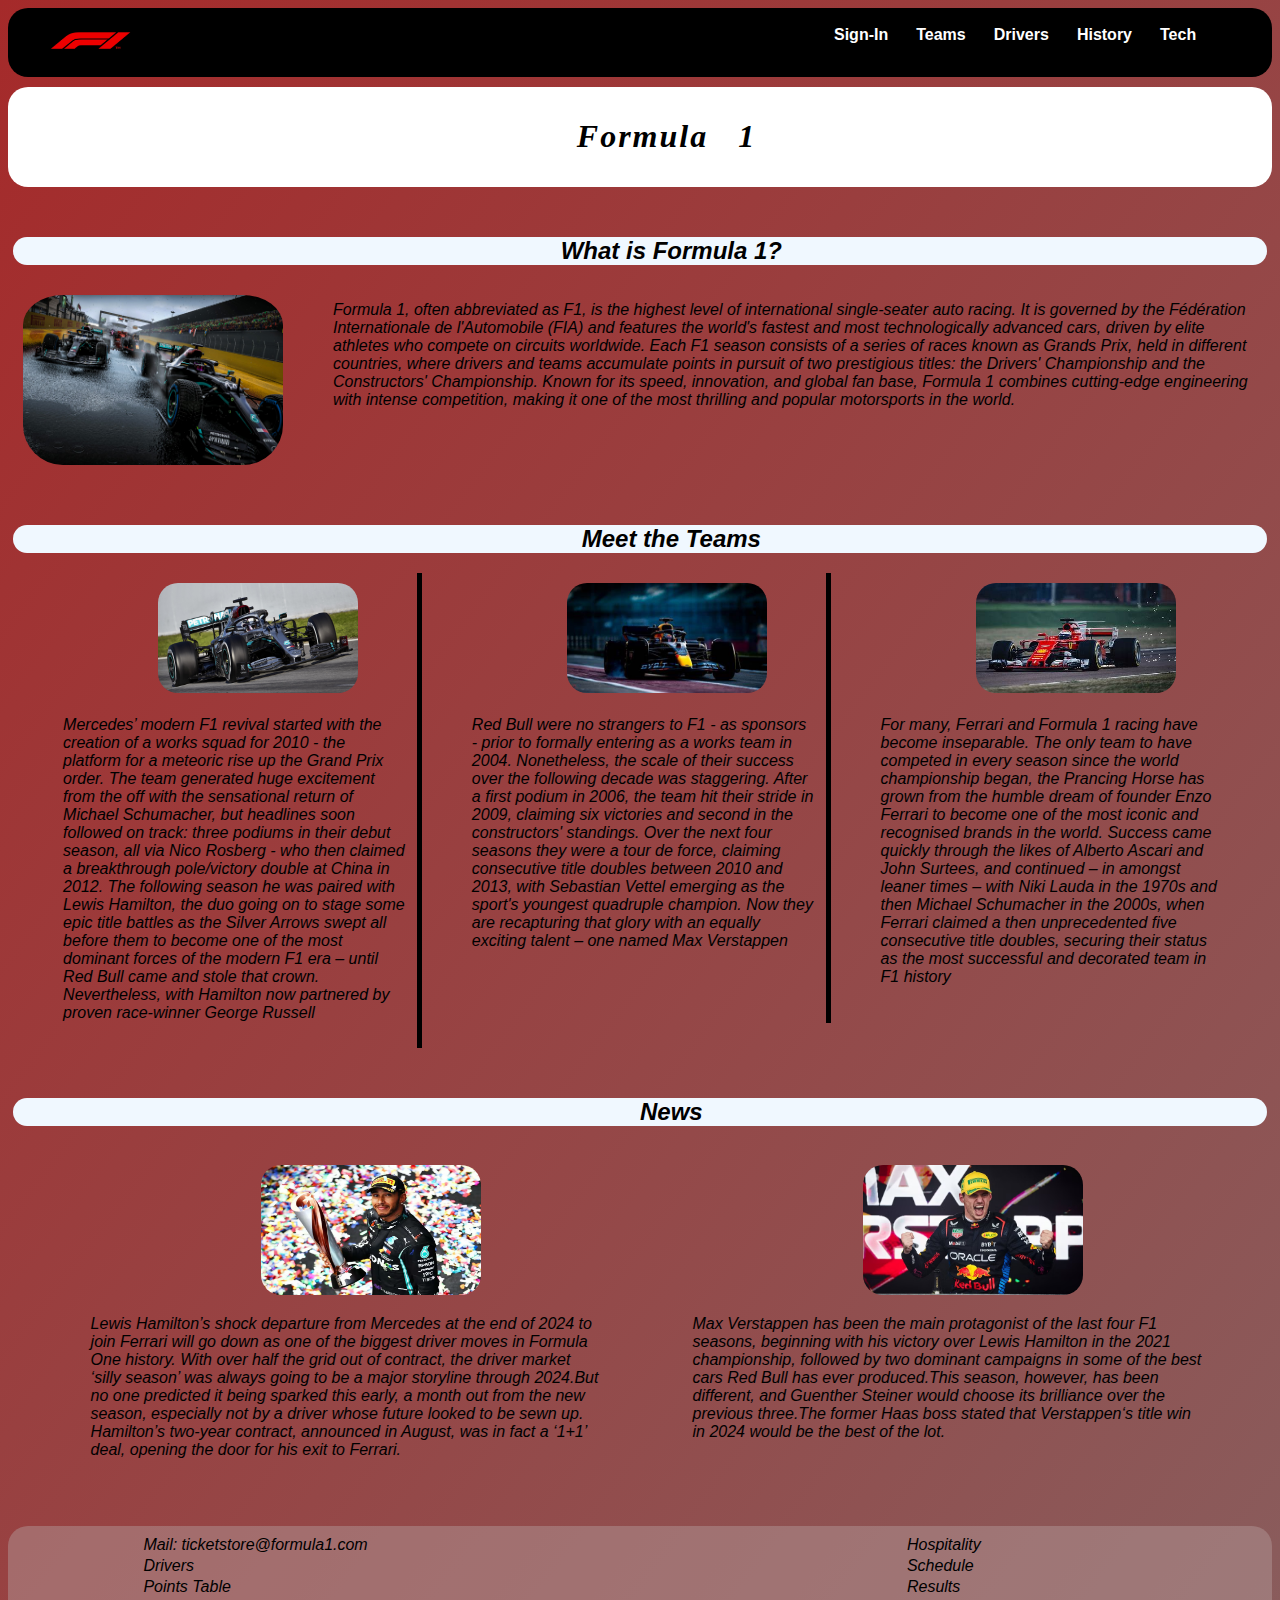
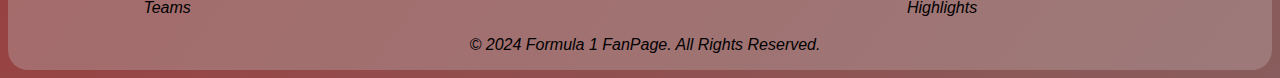
<file: index.html>
<!-- Name : Dax Patel 
Date : 3 November 2024 -->
<!DOCTYPE html>
<html lang="en">
<head>
    <meta charset="UTF-8">
    <meta name="viewport" content="width=device-width, initial-scale=1.0">
    <title>Formula 1 Fan Page</title>
    <link rel="stylesheet" href="./css/project.css">
</head>
<body id="wrapper">
    <nav>
        
        <div class="logo">
            <img src="/images/f1-logo-meaning-featured-image-1.webp" alt="Formula 1 Logo" width="125" height="65">
            <!-- https://th.bing.com/th/id/OIP.zqJKyUsS6BjPdw_qOrHKhwHaEL?rs=1&pid=ImgDetMain -->
        </div>
        <br>
        <a href="/webpages/signin.html">Sign-In</a> &nbsp;&nbsp;&nbsp;&nbsp;&nbsp;
        <a href="/webpages/teams.html">Teams</a> &nbsp;&nbsp;&nbsp;&nbsp;&nbsp;
        <a href="/webpages/divers.html">Drivers</a> &nbsp;&nbsp;&nbsp;&nbsp;&nbsp;
        <a href="/webpages/history.html">History</a> &nbsp;&nbsp;&nbsp;&nbsp;&nbsp;
        <a href="/webpages/tech.html">Tech</a>

    </nav>
    
    <header>
       
        <h1>Formula &nbsp; 1</h1>

    </header>
    
    <main>
        <section class="first">

            <h2>What is Formula 1?</h2>

            <div class="content">

                <img src="/images/formula_1_lewis_hamilton_with_mercedes_amg_f1_w10_eq_power_racing_valteri_bottas_hd_f1_2020-1280x720.jpg" alt="Formula 1 cars" width="260" height="170">
                <!-- Image source: https://rare-gallery.com/mocahbig/73605-Mercedes-Mercedes-AMG-F1-W10-EQ-Power-Lewis-Hamilton.jpg -->

                <p>Formula 1, often abbreviated as F1, is the highest level of international single-seater auto racing. It is governed by the Fédération Internationale de l'Automobile (FIA) and features the world's fastest and most technologically advanced cars, driven by elite athletes who compete on circuits worldwide. Each F1 season consists of a series of races known as Grands Prix, held in different countries, where drivers and teams accumulate points in pursuit of two prestigious titles: the Drivers' Championship and the Constructors' Championship. Known for its speed, innovation, and global fan base, Formula 1 combines cutting-edge engineering with intense competition, making it one of the most thrilling and popular motorsports in the world.</p>

            </div>

        </section>

        <section class="second">

            <h2>Meet the Teams</h2>

            <div class="team mer">  
               
                <img src="/images/F1Test1Header1.jpg" alt=" Team Mercedes" width="200" height="110">
                <!-- https://axaltaracing.com/wp-content/uploads/2020/02/F1Test1Header1.jpg -->
                <p>Mercedes’ modern F1 revival started with the creation of a works squad for 2010 - the platform for a meteoric rise up the Grand Prix order. The team generated huge excitement from the off with the sensational return of Michael Schumacher, but headlines soon followed on track: three podiums in their debut season, all via Nico Rosberg - who then claimed a breakthrough pole/victory double at China in 2012. The following season he was paired with Lewis Hamilton, the duo going on to stage some epic title battles as the Silver Arrows swept all before them to become one of the most dominant forces of the modern F1 era – until Red Bull came and stole that crown. Nevertheless, with Hamilton now partnered by proven race-winner George Russell </p>

            </div>

            <div class="team redbull">
                <img src = "/images/redbull.jpeg" alt="Team redbull" width="200" height="110">
                <!-- https://www.bing.com/images/search?view=detailV2&ccid=RQQjIACt&id=AB8A48163FF2B019427B72EE2CDD829D7A191145&thid=OIP.RQQjIACtDj4TMtlHc04nJgHaEK&mediaurl=https%3a%2f%2fwww.hdcarwallpapers.com%2fdownload%2fred_bull_rb18_2022_formula_1_4k-3840x2160.jpg&cdnurl=https%3a%2f%2fth.bing.com%2fth%2fid%2fR.4504232000ad0e3e1332d947734e2726%3frik%3dRREZep2C3Szucg%26pid%3dImgRaw%26r%3d0&exph=2160&expw=3840&q=redbull+night+f1+car+pic&simid=607995313655064233&FORM=IRPRST&ck=4A886CF016B9190A71211DA30C6F9015&selectedIndex=3&itb=0 -->
                <p>Red Bull were no strangers to F1 - as sponsors - prior to formally entering as a works team in 2004. Nonetheless, the scale of their success over the following decade was staggering. After a first podium in 2006, the team hit their stride in 2009, claiming six victories and second in the constructors' standings. Over the next four seasons they were a tour de force, claiming consecutive title doubles between 2010 and 2013, with Sebastian Vettel emerging as the sport's youngest quadruple champion. Now they are recapturing that glory with an equally exciting talent – one named Max Verstappen</p>

            </div>

            <div class="team ferrari">
            <img src="/images/ferrari1.1.jpeg" alt="team ferrari" width="200" height="110">
            
            <!-- https://www.bing.com/images/search?view=detailV2&ccid=n84l35zw&id=BB64D79F0B83F315336F8DACABE3BFD20BCEF7B3&thid=OIP.n84l35zwwbVzSkipd1KL_gHaEK&mediaurl=https%3a%2f%2fcdn.wallpapersafari.com%2f20%2f30%2fUOTWHD.jpg&cdnurl=https%3a%2f%2fth.bing.com%2fth%2fid%2fR.9fce25df9cf0c1b5734a48a977528bfe%3frik%3ds%252ffOC9K%252f46usjQ%26pid%3dImgRaw%26r%3d0&exph=1080&expw=1920&q=ferrari+f1.jpeg&simid=608012661026016258&FORM=IRPRST&ck=BE847DCADAEC003D03A4C5BB89D888B6&selectedIndex=111&itb=0 -->
                <p>For many, Ferrari and Formula 1 racing have become inseparable. The only team to have competed in every season since the world championship began, the Prancing Horse has grown from the humble dream of founder Enzo Ferrari to become one of the most iconic and recognised brands in the world. Success came quickly through the likes of Alberto Ascari and John Surtees, and continued – in amongst leaner times – with Niki Lauda in the 1970s and then Michael Schumacher in the 2000s, when Ferrari claimed a then unprecedented five consecutive title doubles, securing their status as the most successful and decorated team in F1 history</p>

            </div>

        </section>

        <section class="third">

            <h2>News</h2>

            <div class="news one">
                <img src="/images/hamilton.avif" alt="hemilton" width="220" height="130">
                 <!-- https://cdn-media.theathletic.com/cdn-cgi/image/width=770%2cquality=70%2cformat=auto/https://cdn-media.theathletic.com/CmM9ajFiGGrJ_Nlg2Ka6vLt4F_1440x960.jpg -->
                <p>Lewis Hamilton’s shock departure from Mercedes at the end of 2024 to join Ferrari will go down as one of the biggest driver moves in Formula One history. With over half the grid out of contract, the driver market ‘silly season’ was always going to be a major storyline through 2024.But no one predicted it being sparked this early, a month out from the new season, especially not by a driver whose future looked to be sewn up. Hamilton’s two-year contract, announced in August, was in fact a ‘1+1’ deal, opening the door for his exit to Ferrari.</p>
            </div>

            <aside class="news two">
                <img src="/images/max.avif" alt="Max Verstappen" width="220" height="130">
                  <!-- https://cdn-wp.thesportsrush.com/2024/11/13808e55-max-verstappen-brazil-gp-podium.jpg?format=auto&w=640&q=75 -->
                <p>Max Verstappen has been the main protagonist of the last four F1 seasons, beginning with his victory over Lewis Hamilton in the 2021 championship, followed by two dominant campaigns in some of the best cars Red Bull has ever produced.This season, however, has been different, and Guenther Steiner would choose its brilliance over the previous three.The former Haas boss stated that Verstappen‘s title win in 2024 would be the best of the lot.</p>
            </aside>

        </section>

    </main>

    <footer>
        <div class="footer linksone">
        <a href="mailto:ticketstore@formula1.com">Mail: ticketstore@formula1.com</a>
        <a href="/webpages/divers.html">Drivers</a>
        <a href="/webpages/Pointstable.html">Points Table</a>
        <a href="/webpages/teams.html">Teams</a>
        </div>
        <div class="footer linkstwo">
        <a href="/webpages/hospitality.html">Hospitality</a>
        <a href="/webpages/schedule.html">Schedule</a>
        <a href="/webpages/Results.html">Results</a>
        <a  href="/webpages/highlights.html">Highlights</a>
        </div>
        <p>&copy; 2024 Formula 1 FanPage. All Rights Reserved.</p>
    </footer>

</body>
</html>
</file>
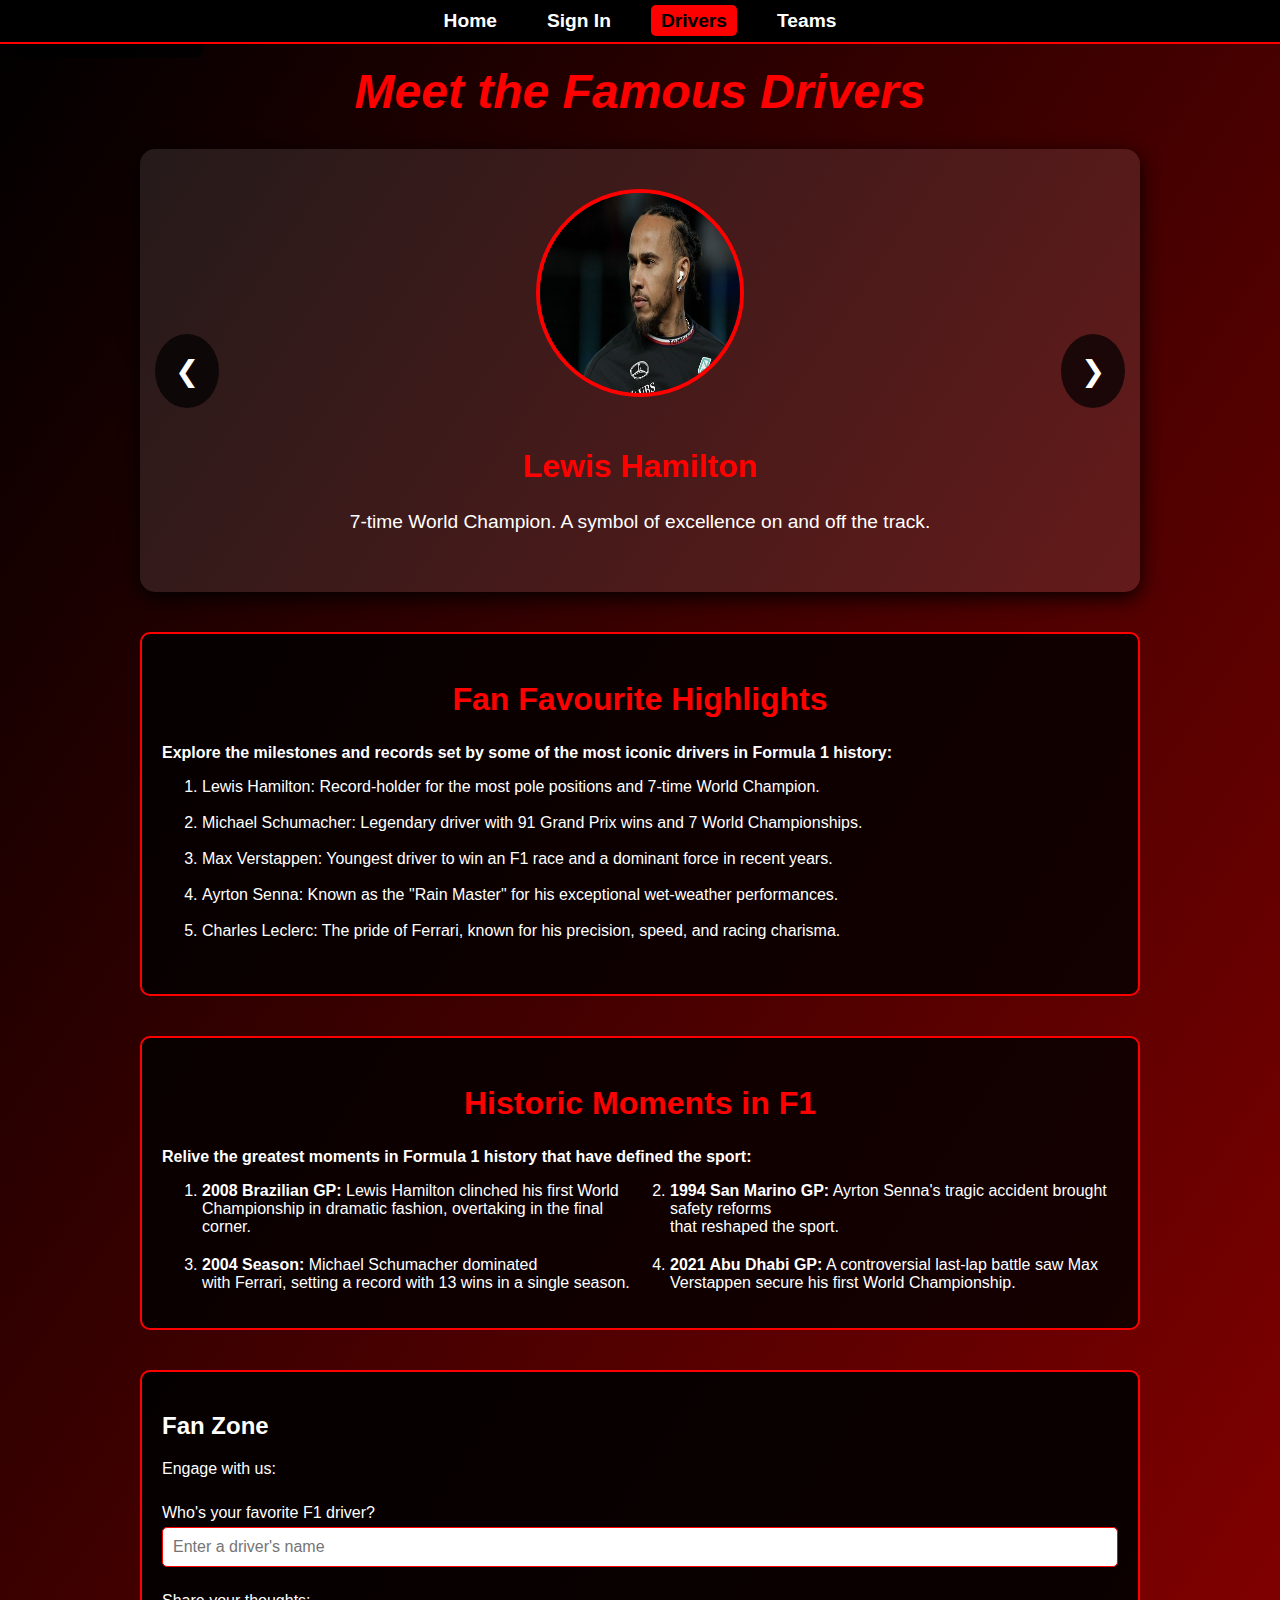
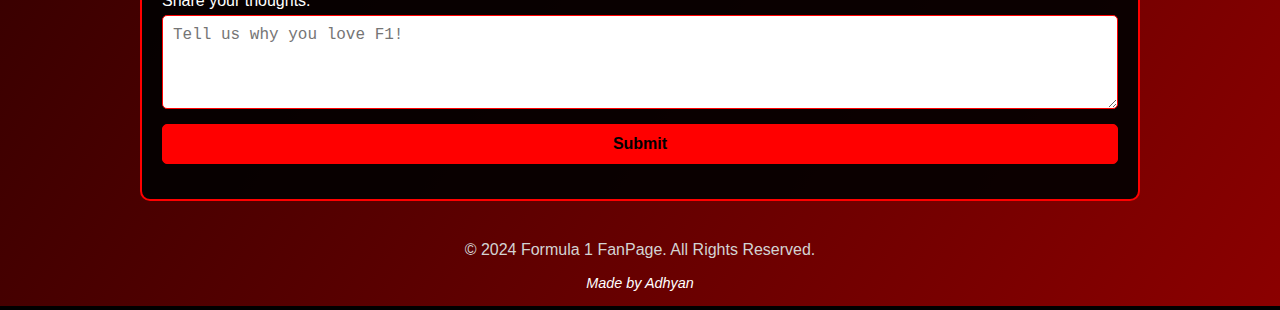
<file: webpages/divers.html>
<!-- MADE BY DIVY -->

<!DOCTYPE html>
<html lang="en">
<head>
    <meta charset="UTF-8">
    <meta name="viewport" content="width=device-width, initial-scale=1.0">
    <meta name="description" content="Explore the profiles of top F1 drivers with our sleek slideshow design.">
    <meta name="keywords" content="Formula 1, F1 Drivers, Racing">
    <meta name="author" content="Adhyan">
    <title>Formula 1 | Drivers</title>
    <link rel="stylesheet" href="/css/drivers.css">
</head>
<body>
    <nav aria-label="Main Navigation">
        <ul>
            <li><a href="/index.html">Home</a></li>
            <li><a href="/webpages/signin.html">Sign In</a></li>
            <li><a href="/webpages/drivers.html" class="active">Drivers</a></li>
            <li><a href="/webpages/teams.html">Teams</a></li>
        </ul>
    </nav>
    <a href="/index.html" class="back-arrow" aria-label="Back to Home">&#8592; Back to Home</a>
    <div class="container">
        <header>
            <h1>Meet the Famous Drivers</h1>
        </header>

        <main>
            <section class="slideshow-container" aria-label="Driver Slideshow">
                <!-- Slide 1 -->
                <div class="slide fade">
                    <div class="driver-card">
                        <img src="/images/hamilton.jpg" alt="Lewis Hamilton"> <!-- Source: https://www.google.com/url?sa=i&url=https%3A%2F%2Fwww.express.co.uk%2Fsport%2Ff1-autosport%2F1982642%2FLewis-Hamilton-Max-Verstappen-Abu-Dhabi-2021&psig=AOvVaw30A4c9JOsbNHuoVkA5KDIa&ust=1733121991647000&source=images&cd=vfe&opi=89978449&ved=0CBUQjRxqFwoTCPjFmqmIhooDFQAAAAAdAAAAABAE -->
                        <h2>Lewis Hamilton</h2>
                        <p>7-time World Champion. A symbol of excellence on and off the track.</p>
                    </div>
                </div>
                
                <!-- Slide 2 -->
                <div class="slide fade">
                    <div class="driver-card">
                        <img src="/images/verstappen.jpg" alt="Max Verstappen">  <!-- Source: https://www.google.com/url?sa=i&url=https%3A%2F%2Fwww.bbc.com%2Fsport%2Fformula1%2Farticles%2Fckgde4q1pe5o&psig=AOvVaw1FMPIgYd989w7L7pzvOPYQ&ust=1733125133169000&source=images&cd=vfe&opi=89978449&ved=0CBUQjRxqFwoTCJjHuaKIhooDFQAAAAAdAAAAABAE -->
                        <h2>Max Verstappen</h2>
                        <p>The young champion redefining the boundaries of speed.</p>
                    </div>
                </div>
                
                <!-- Slide 3 -->
                <div class="slide fade">
                    <div class="driver-card">
                        <img src="/images/leclerc.jpg" alt="Charles Leclerc"> <!-- Source: https://www.google.com/url?sa=i&url=https%3A%2F%2Fwww.chinadailyhk.com%2Fhk%2Farticle%2F595767&psig=AOvVaw1gJdpPv9cp1c9OaGqzMpwA&ust=1733122117299000&source=images&cd=vfe&opi=89978449&ved=0CBQQjRxqFwoTCOCov4WIhooDFQAAAAAdAAAAABAE-->
                        <h2>Charles Leclerc</h2>
                        <p>The pride of Ferrari, blending precision and charisma.</p>
                    </div>
                </div>
                
                <!-- Slide 4 -->
                <div class="slide fade">
                    <div class="driver-card">
                        <img src="/images/senna.jpg" alt="Ayrton Senna"> <!-- Source: https://www.google.com/search?sca_esv=d41c5ed30b51d0a6&sxsrf=ADLYWIIgR_8h0TMkxmNBaKmcactXD_nZJA:1733036512565&q=senna&udm=2&fbs=[base64]&sa=X&ved=2ahUKEwiriduNgIaKAxXHEVkFHeTQCB0QtKgLegQIExAB&biw=1920&bih=957&dpr=1#vhid=qXPOev-H8Vto1M&vssid=mosaic -->
                        <h2>Ayrton Senna</h2>
                        <p>One of the greatest drivers of all time, known for his fearless racing and unmatched skill.</p> 
                    </div>
                </div>
                
                <!-- Slide 5 -->
                <div class="slide fade">
                    <div class="driver-card">
                        <img src="/images/schumacher.jpg" alt="Michael Schumacher"> <!-- Source: https://www.google.com/search?q=schumacher&sca_esv=d41c5ed30b51d0a6&udm=2&biw=1920&bih=957&sxsrf=ADLYWIKgLKfy3Mul7mWbfzwPbIvXku7I_A%3A1733036513878&ei=4QlMZ8-qNZvi5NoPvtLv8Ag&ved=0ahUKEwiPn6uOgIaKAxUbMVkFHT7pG44Q4dUDCBA&uact=5&oq=schumacher&gs_lp=[base64]&sclient=img#vhid=IuKgfxtxcbnpVM&vssid=mosaic -->
                        <h2>Michael Schumacher</h2>
                        <p>A 7-time World Champion and a true legend in the world of motorsport.</p>
                    </div>
                </div>
                
                <!-- Controls -->
                <a class="prev" onclick="changeSlide(-1)" aria-label="Previous Slide">&#10094;</a>
                <a class="next" onclick="changeSlide(1)" aria-label="Next Slide">&#10095;</a>
            </section>
            
            <section class="highlights">
                <h2>Fan Favourite Highlights</h2>
                <p><strong>Explore the milestones and records set by some of the most iconic drivers in Formula 1 history:</strong></p>
                <ol>
                    <li>Lewis Hamilton: Record-holder for the most pole positions and 7-time World Champion.</li>
                    <br>
                    <li>Michael Schumacher: Legendary driver with 91 Grand Prix wins and 7 World Championships.</li>
                    <br>
                    <li>Max Verstappen: Youngest driver to win an F1 race and a dominant force in recent years.</li>
                    <br>
                    <li>Ayrton Senna: Known as the "Rain Master" for his exceptional wet-weather performances.</li>
                    <br>
                    <li>Charles Leclerc: The pride of Ferrari, known for his precision, speed, and racing charisma.</li>
                    <br>
                </ol>
            </section>

            <section class="historic-moments">
                <h2>Historic Moments in F1</h2>
                <p><strong>Relive the greatest moments in Formula 1 history that have defined the sport:</strong></p>
                <ol>
                    <li><strong>2008 Brazilian GP:</strong> Lewis Hamilton clinched his first World Championship in dramatic fashion, overtaking in the final corner.</li>
                    <li><strong>1994 San Marino GP:</strong> Ayrton Senna's tragic accident brought safety reforms <br> that reshaped the sport.</li>
                    <li><strong>2004 Season:</strong> Michael Schumacher dominated <br> with Ferrari, setting a  record with 13 wins in a single season.</li>
                    <li><strong>2021 Abu Dhabi GP:</strong> A controversial last-lap battle saw Max Verstappen secure his first World Championship.</li>
                </ol>
            </section>

            <section class="fan-zone">
                <h2>Fan Zone</h2>
                <p>Engage with us:</p>
                <form id="fan-feedback" role="form">
                    <label for="favorite-driver">Who's your favorite F1 driver?</label>
                    <input type="text" id="favorite-driver" name="favorite-driver" placeholder="Enter a driver's name">
                    <label for="message">Share your thoughts:</label>
                    <textarea id="message" name="message" placeholder="Tell us why you love F1!" rows="4"></textarea>
                    <button type="submit">Submit</button>
                </form>
                <p id="thank-you" style="display: none; color: lightgreen; font-weight: bold;">Thank you for sharing your passion!</p>
            </section>
        </main>

        <footer>
            <p>&copy; 2024 Formula 1 FanPage. All Rights Reserved.</p>
            <div class="footer-credit">
                <p>Made by Adhyan</p>
            </div>
        </footer>
    </div>

    <script src="/js/slideshow.js"></script>
</body>
</html>
</file>
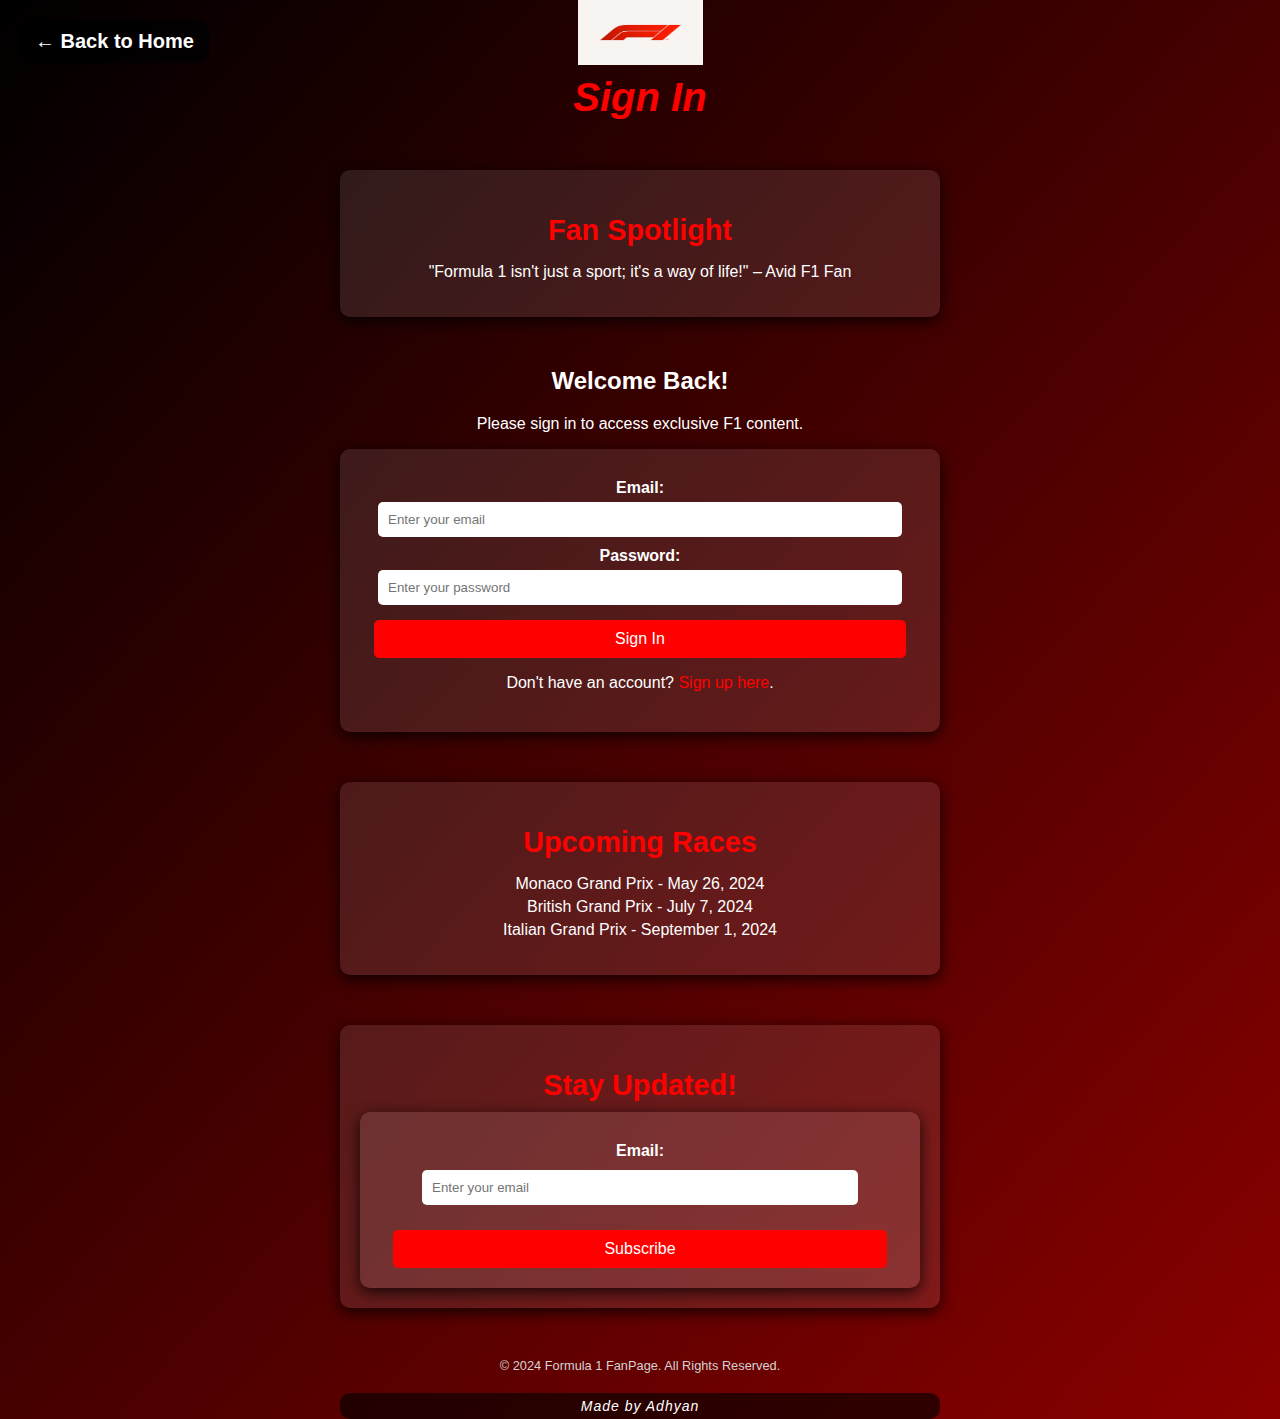
<file: webpages/signin.html>
<!-- MADE BY Adhyan -->
<!DOCTYPE html>
<html lang="en">
<head>
    <meta charset="UTF-8">
    <meta name="viewport" content="width=device-width, initial-scale=1.0">
    <meta name="description" content="Sign in to the ultimate Formula 1 fan experience. Join the race!">
    <meta name="keywords" content="Formula 1, Sign In, F1 Login, F1 Fan Page">
    <meta name="author" content="Dax Patel">
    <title>Formula 1 | Sign In</title>
    <link rel="stylesheet" href="../css/signin.css">
</head>
<body>
    <div class="container">
        <header>
            <div class="logo">
                <!-- Image Source: Insert image source URL below -->
                <img src="/images/f1.png" alt="Formula 1 Logo" width="125" height="65">
            </div>
            <h1>Sign In</h1>
        </header>

        <main>
            <nav aria-label="Main Navigation">
                <a href="/index.html" class="back-arrow">
                    &#8592; Back to Home
                </a>
            </nav>
            
            <!-- Fan Spotlight Section -->
            <section class="fan-spotlight" aria-labelledby="fan-spotlight-heading">
                <h2 id="fan-spotlight-heading">Fan Spotlight</h2>
                <p>"Formula 1 isn't just a sport; it's a way of life!" – Avid F1 Fan</p>
            </section>
            
            <!-- Sign In Section -->
            <section class="form-section" aria-labelledby="signin-form-heading">
                <h2 id="signin-form-heading">Welcome Back!</h2>
                <p>Please sign in to access exclusive F1 content.</p>
                <form id="signinForm" action="/submit" method="POST" novalidate>
                    <label for="email">Email:</label>
                    <input type="email" id="email" name="email" placeholder="Enter your email" required>
                    
                    <label for="password">Password:</label>
                    <input type="password" id="password" name="password" placeholder="Enter your password" required>
                    
                    <button type="submit" id="signInBtn">Sign In</button>
                    
                    <p class="signup-link">Don't have an account? <a href="/webpages/register.html">Sign up here</a>.</p>
                </form>
            </section>

            <!-- Upcoming Races Section -->
            <section class="upcoming-races" aria-labelledby="upcoming-races-heading">
                <h2 id="upcoming-races-heading">Upcoming Races</h2>
                <ul>
                    <li>Monaco Grand Prix - May 26, 2024</li>
                    <li>British Grand Prix - July 7, 2024</li>
                    <li>Italian Grand Prix - September 1, 2024</li>
                </ul>
            </section>

            <!-- Newsletter Sign-Up Section -->
            <section class="newsletter-signup" aria-labelledby="newsletter-heading">
                <h2 id="newsletter-heading">Stay Updated!</h2>
                <form id="newsletterForm" action="/newsletter" method="POST">
                    <label for="newsletterEmail">Email:</label>
                    <input type="email" id="newsletterEmail" name="email" placeholder="Enter your email" required>
                    <button type="submit">Subscribe</button>
                </form>
            </section>            
        </main>

        <footer>
            <p>&copy; 2024 Formula 1 FanPage. All Rights Reserved.</p>
            <div class="footer-credit">
                <p>Made by Adhyan</p>
            </div>
        </footer>
    </div>

    <script src="../js/signin.js"></script>
</body>
</html>
</file>
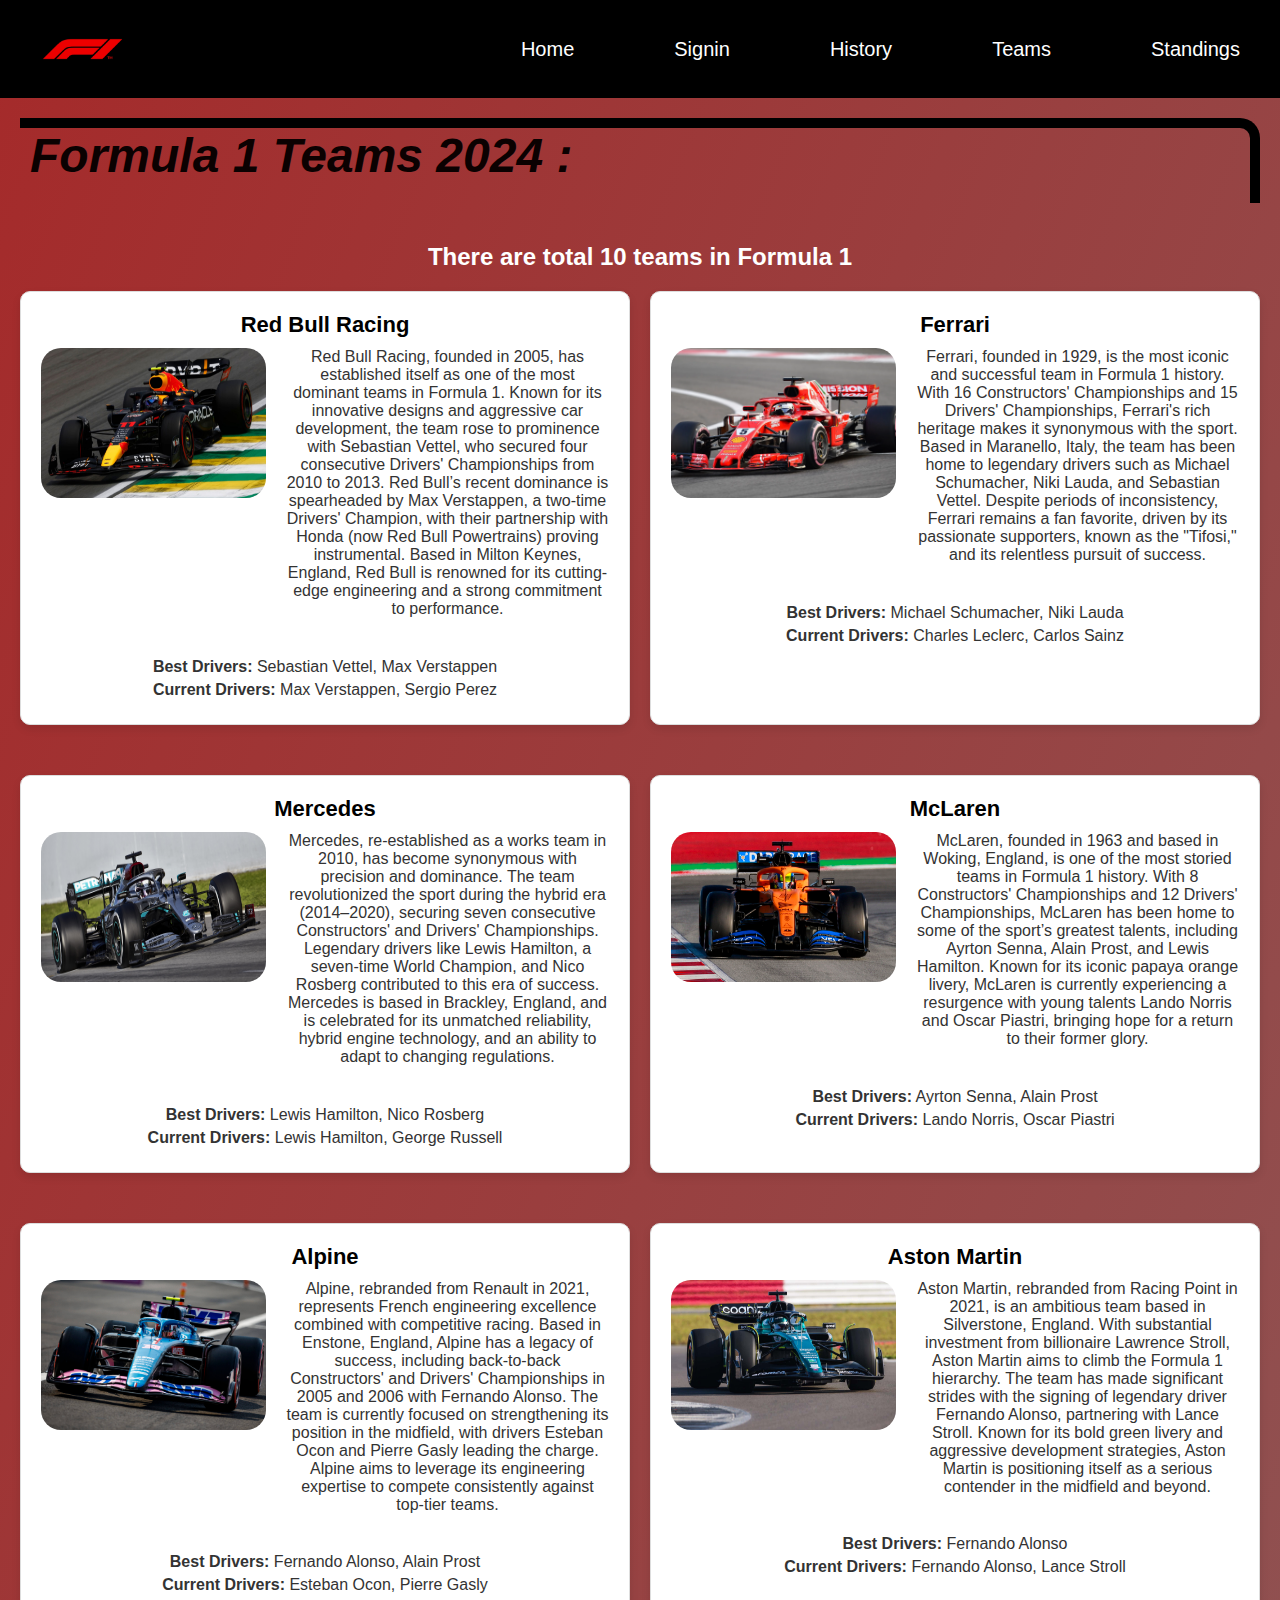
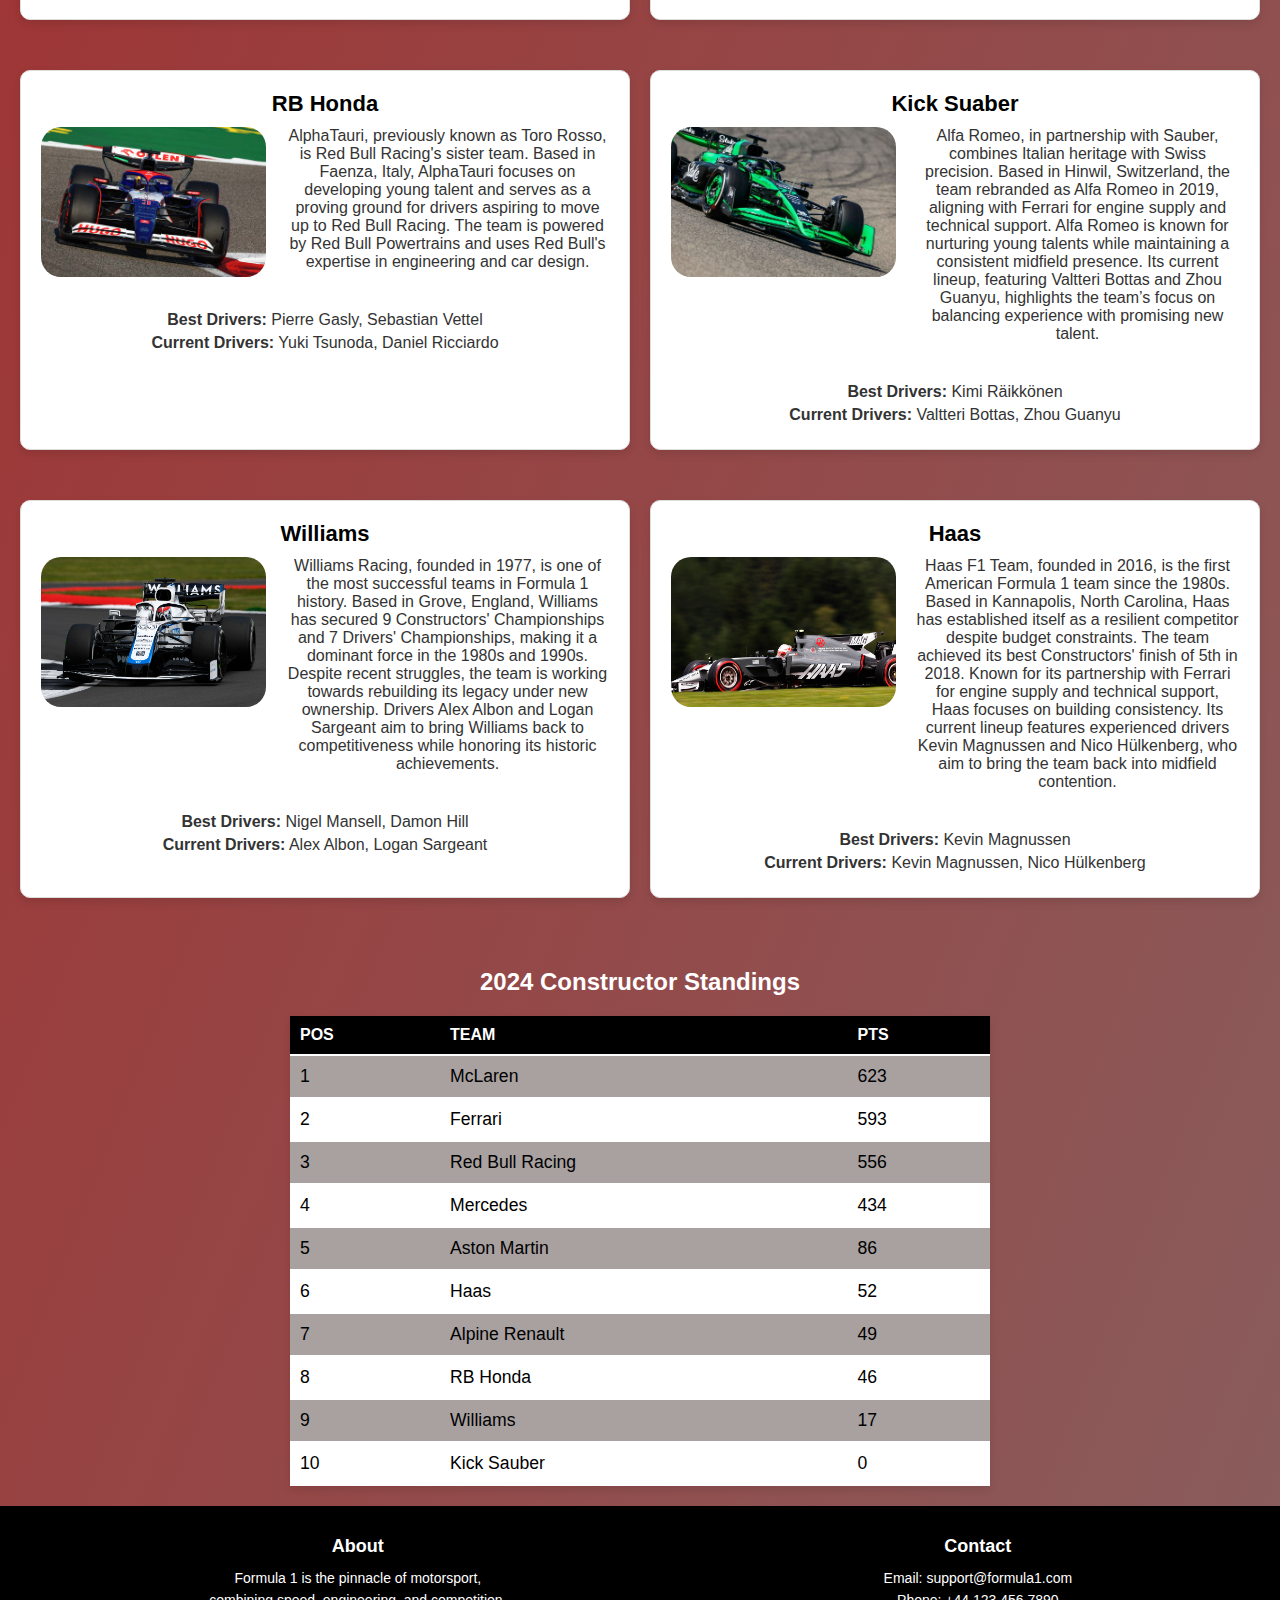
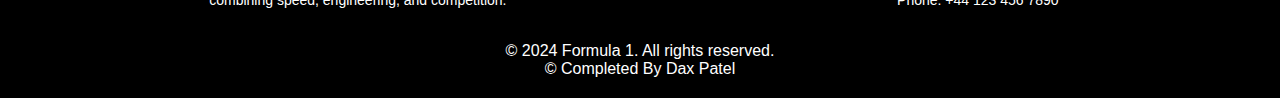
<file: webpages/teams.html>
<!-- MADE BY DAX -->
<!DOCTYPE html>
<html lang="en">
<head>
    <meta charset="UTF-8">
    <meta name="viewport" content="width=device-width, initial-scale=1.0">
    <link rel="icon" type="image/x-icon" href="/images/f1-logo-meaning-featured-image-1.webp">
    <title>Formula 1 Teams</title>
    <link rel="stylesheet" href="/css/teams.css">
</head>
<body>
    
    <nav>
        <div class="logo">
            <img src="/images/f1-logo-meaning-featured-image-1.webp" alt="F1 Logo" width="125">
        </div>
        <div class="links">
            <a href="/index.html">Home</a>
            <a href="/webpages/signin.html">Signin</a>
            <a href="/webpages/history.html">History</a>
            <a href="#teams">Teams</a>
            <a href="#standings">Standings</a>
        </div>
        </nav>
    <header>
        <h1>Formula 1 Teams 2024 :</h1>
    </header>

    
    <main>
        
        <section id="teams">
            <h2>There are total 10 teams in Formula 1</h2>
            <div class="teams-container">
                <!-- Team 1 -->
                <div class="team-card">
                    <h2>Red Bull Racing</h2>
                    <img class="team-image" src="/images/red-bull_5962382.jpg" alt="RedBUll_Team" width="225" height="150">
                    <!-- https://e1.365dm.com/22/11/1600x900/skysports-sergio-perez-red-bull_5962382.jpg -->
                    <p>Red Bull Racing, founded in 2005, has established itself as one of the most dominant teams in Formula 1. Known for its innovative designs and aggressive car development, the team rose to prominence with Sebastian Vettel, who secured four consecutive Drivers' Championships from 2010 to 2013. Red Bull’s recent dominance is spearheaded by Max Verstappen, a two-time Drivers' Champion, with their partnership with Honda (now Red Bull Powertrains) proving instrumental. Based in Milton Keynes, England, Red Bull is renowned for its cutting-edge engineering and a strong commitment to performance.</p>
                    <div class="drivers">
                    <p><strong>Best Drivers:</strong> Sebastian Vettel, Max Verstappen</p>
                    <p><strong>Current Drivers:</strong> Max Verstappen, Sergio Perez</p>
                    </div>
                </div>
                <!-- Team 2 -->
                <div class="team-card">
                    <h2>Ferrari</h2>
                    <!-- https://media.gq-magazine.co.uk/photos/5d13abb13b3853b86e0e9acb/master/pass/ferrari-02-gq-28jan19_getty_b.jpg -->
                    <img class="team-image" src="/images/ferrari1.jpeg" alt="Ferrari_Team" width="225" height="150">
                    <p>Ferrari, founded in 1929, is the most iconic and successful team in Formula 1 history. With 16 Constructors' Championships and 15 Drivers' Championships, Ferrari's rich heritage makes it synonymous with the sport. Based in Maranello, Italy, the team has been home to legendary drivers such as Michael Schumacher, Niki Lauda, and Sebastian Vettel. Despite periods of inconsistency, Ferrari remains a fan favorite, driven by its passionate supporters, known as the "Tifosi," and its relentless pursuit of success.</p>
                    <div class="drivers">
                    <p><strong>Best Drivers:</strong> Michael Schumacher, Niki Lauda</p>
                    <p><strong>Current Drivers:</strong> Charles Leclerc, Carlos Sainz</p>
                    </div>
                </div>
                <!-- Team 3 -->
                <div class="team-card">
                    <h2>Mercedes</h2>
                    <img class="team-image" src="/images/F1Test1Header1.jpg" alt="Mercedes_Team" width="225" height="150">
                     <!-- https://axaltaracing.com/wp-content/uploads/2020/02/F1Test1Header1.jpg -->
                    <p>Mercedes, re-established as a works team in 2010, has become synonymous with precision and dominance. The team revolutionized the sport during the hybrid era (2014–2020), securing seven consecutive Constructors' and Drivers' Championships. Legendary drivers like Lewis Hamilton, a seven-time World Champion, and Nico Rosberg contributed to this era of success. Mercedes is based in Brackley, England, and is celebrated for its unmatched reliability, hybrid engine technology, and an ability to adapt to changing regulations.</p>
                    <div class="drivers">
                    <p><strong>Best Drivers:</strong> Lewis Hamilton, Nico Rosberg</p>
                    <p><strong>Current Drivers:</strong> Lewis Hamilton, George Russell</p>
                    </div>
                </div>
                <!-- Team 4 -->
                <div class="team-card">
                    <h2>McLaren</h2>
                    <img class="team-image" src="/images/mclaren.jpg" alt="McLaren_team" width="225" height="150">
                    <!-- http://e2.365dm.com/18/03/16-9/20/skysports-mclaren-f1_4261836.jpg?20180322113448 -->
                    <p>McLaren, founded in 1963 and based in Woking, England, is one of the most storied teams in Formula 1 history. With 8 Constructors' Championships and 12 Drivers' Championships, McLaren has been home to some of the sport’s greatest talents, including Ayrton Senna, Alain Prost, and Lewis Hamilton. Known for its iconic papaya orange livery, McLaren is currently experiencing a resurgence with young talents Lando Norris and Oscar Piastri, bringing hope for a return to their former glory.</p>
                    <div class="drivers">
                    <p><strong>Best Drivers:</strong> Ayrton Senna, Alain Prost</p>
                    <p><strong>Current Drivers:</strong> Lando Norris, Oscar Piastri</p>
                    </div>
                </div>
                <!-- Team 5 -->
                <div class="team-card">
                    <h2>Alpine</h2>
                    <img class="team-image" src="/images/Esteban-Ocon-in-Alpine-car-scaled.jpg" alt="Alpain_Team" width="225" height="150">
                    <!-- https://cdn.theathletic.com/app/uploads/2023/02/22132145/Esteban-Ocon-in-Alpine-car-scaled.jpg -->
                    <p>Alpine, rebranded from Renault in 2021, represents French engineering excellence combined with competitive racing. Based in Enstone, England, Alpine has a legacy of success, including back-to-back Constructors' and Drivers' Championships in 2005 and 2006 with Fernando Alonso. The team is currently focused on strengthening its position in the midfield, with drivers Esteban Ocon and Pierre Gasly leading the charge. Alpine aims to leverage its engineering expertise to compete consistently against top-tier teams.</p>
                    <div class="drivers">
                    <p><strong>Best Drivers:</strong> Fernando Alonso, Alain Prost</p>
                    <p><strong>Current Drivers:</strong> Esteban Ocon, Pierre Gasly</p>
                    </div>
                </div>
                <!-- Team 6 -->
                <div class="team-card">
                    <h2>Aston Martin</h2>
                    <img class="team-image" src="/images/lance-stroll-aston-martin-amr23-shakedown-planetf1.jpg" width="225" height="150">
                    <!-- https://d3cm515ijfiu6w.cloudfront.net/wp-content/uploads/2023/02/151803lance-stroll-aston-martin-amr23-shakedown-planetf1.jpg -->
                    <p>Aston Martin, rebranded from Racing Point in 2021, is an ambitious team based in Silverstone, England. With substantial investment from billionaire Lawrence Stroll, Aston Martin aims to climb the Formula 1 hierarchy. The team has made significant strides with the signing of legendary driver Fernando Alonso, partnering with Lance Stroll. Known for its bold green livery and aggressive development strategies, Aston Martin is positioning itself as a serious contender in the midfield and beyond.</p>
                    <div class="drivers">
                    <p><strong>Best Drivers:</strong> Fernando Alonso</p>
                    <p><strong>Current Drivers:</strong> Fernando Alonso, Lance Stroll</p>
                    </div>
                </div>
                <!-- Team 7 -->
                <div class="team-card">
                    <h2>RB Honda</h2>
                    <img class="team-image" src="/images/RB.jpg" alt="RB_Team" width="225" height="150">
                    <!-- https://images.autosport.pt/2024/03/f1-daniel-ricciardo-rb-3.jpg -->
                    <p>AlphaTauri, previously known as Toro Rosso, is Red Bull Racing's sister team. Based in Faenza, Italy, AlphaTauri focuses on developing young talent and serves as a proving ground for drivers aspiring to move up to Red Bull Racing. The team is powered by Red Bull Powertrains and uses Red Bull's expertise in engineering and car design.</p>
                    <div class="drivers">
                    <p><strong>Best Drivers:</strong> Pierre Gasly, Sebastian Vettel</p>
                    <p><strong>Current Drivers:</strong> Yuki Tsunoda, Daniel Ricciardo</p>
                    </div>
                </div>
                <!-- Team 8 -->
                <div class="team-card">
                    <h2>Kick Suaber</h2>
                    <img class="team-image" src="/images/valtteri-bottas-kick-sauber-c4.jpg" alt="McLaren_Team" width="225" height="150">
                    <!-- https://cdn-7.motorsport.com/images/amp/2d1Z35nY/s1000/valtteri-bottas-kick-sauber-c4.jpg -->
                    <p>Alfa Romeo, in partnership with Sauber, combines Italian heritage with Swiss precision. Based in Hinwil, Switzerland, the team rebranded as Alfa Romeo in 2019, aligning with Ferrari for engine supply and technical support. Alfa Romeo is known for nurturing young talents while maintaining a consistent midfield presence. Its current lineup, featuring Valtteri Bottas and Zhou Guanyu, highlights the team’s focus on balancing experience with promising new talent.</p>
                    <div class="drivers">
                    <p><strong>Best Drivers:</strong> Kimi Räikkönen</p>
                    <p><strong>Current Drivers:</strong> Valtteri Bottas, Zhou Guanyu</p>
                    </div>
                </div>
                <!-- Team 9 -->
                <div class="team-card">
                    <h2>Williams</h2>
                    <img class="team-image" src="/images/Willims.avif" alt="Williams_Team" width="225" height="150">
                    <!-- https://media.formula1.com/image/upload/content/dam/fom-website/sutton/2020/GreatBritain/Sunday/1263405624.jpg -->
                    <p>Williams Racing, founded in 1977, is one of the most successful teams in Formula 1 history. Based in Grove, England, Williams has secured 9 Constructors' Championships and 7 Drivers' Championships, making it a dominant force in the 1980s and 1990s. Despite recent struggles, the team is working towards rebuilding its legacy under new ownership. Drivers Alex Albon and Logan Sargeant aim to bring Williams back to competitiveness while honoring its historic achievements.</p>
                    <div class="drivers">
                    <p><strong>Best Drivers:</strong> Nigel Mansell, Damon Hill</p>
                    <p><strong>Current Drivers:</strong> Alex Albon, Logan Sargeant</p>
                    </div>
                </div>
                <!-- Team 10 -->
                <div class="team-card">
                    <h2>Haas</h2>
                    <img class="team-image" src="/images/haas.jpg" alt="Haas_Team" width="225" height="150">
                    <!-- https://images.inc.com/uploaded_files/image/1920x1080/KM-at-speed-during-FP3_332411.jpg -->
                    <p>Haas F1 Team, founded in 2016, is the first American Formula 1 team since the 1980s. Based in Kannapolis, North Carolina, Haas has established itself as a resilient competitor despite budget constraints. The team achieved its best Constructors' finish of 5th in 2018. Known for its partnership with Ferrari for engine supply and technical support, Haas focuses on building consistency. Its current lineup features experienced drivers Kevin Magnussen and Nico Hülkenberg, who aim to bring the team back into midfield contention.</p>
                    <div class="drivers">
                    <p><strong>Best Drivers:</strong> Kevin Magnussen</p>
                    <p><strong>Current Drivers:</strong> Kevin Magnussen, Nico Hülkenberg</p>
                    </div>
                </div>
            </div>
        </section>

        <!-- Constructor Standings Section -->
        <section id="standings" class="standings-section">
            <h2>2024 Constructor Standings</h2>
            
           
            <table class="standings-table">
                <thead>
                    <tr>
                        <th>POS</th>
                        <th>TEAM</th>
                        <th>PTS</th>
                    </tr>
                </thead>
                <tbody>
                    <tr>
                        <td>1</td>
                        <td>McLaren</td>
                        <td>623</td>
                    </tr>
                    <tr>
                        <td>2</td>
                        <td>Ferrari</td>
                        <td>593</td>
                    </tr>
                    <tr>
                        <td>3</td>
                        <td>Red Bull Racing</td>
                        <td>556</td>
                    </tr>
                    <tr>
                        <td>4</td>
                        <td>Mercedes</td>
                        <td>434</td>
                    </tr>
                    <tr>
                        <td>5</td>
                        <td>Aston Martin</td>
                        <td>86</td>
                    </tr>
                    <tr>
                        <td>6</td>
                        <td>Haas</td>
                        <td>52</td>
                    </tr>
                    <tr>
                        <td>7</td>
                        <td>Alpine Renault</td>
                        <td>49</td>
                    </tr>
                    <tr>
                        <td>8</td>
                        <td>RB Honda</td>
                        <td>46</td>
                    </tr>
                    <tr>
                        <td>9</td>
                        <td>Williams</td>
                        <td>17</td>
                    </tr>
                    <tr>
                        <td>10</td>
                        <td>Kick Sauber</td>
                        <td>0</td>
                    </tr>
                
                </tbody>
            </table>
            
        </section>
    </main>

    <footer>
        <div class="footer-container">
            <div class="footer-section">
                <h3>About</h3>
                <p>Formula 1 is the pinnacle of motorsport, combining speed, engineering, and competition.</p>
            </div>
            <div class="footer-section">
                <h3>Contact</h3>
                <p>Email: support@formula1.com</p>
                <p>Phone: +44 123 456 7890</p>
            </div>
        </div>
        <p>&copy; 2024 Formula 1. All rights reserved.</p>
        <p>&copy; Completed By Dax Patel</p>
    </footer>
</body>
</html>
</file>
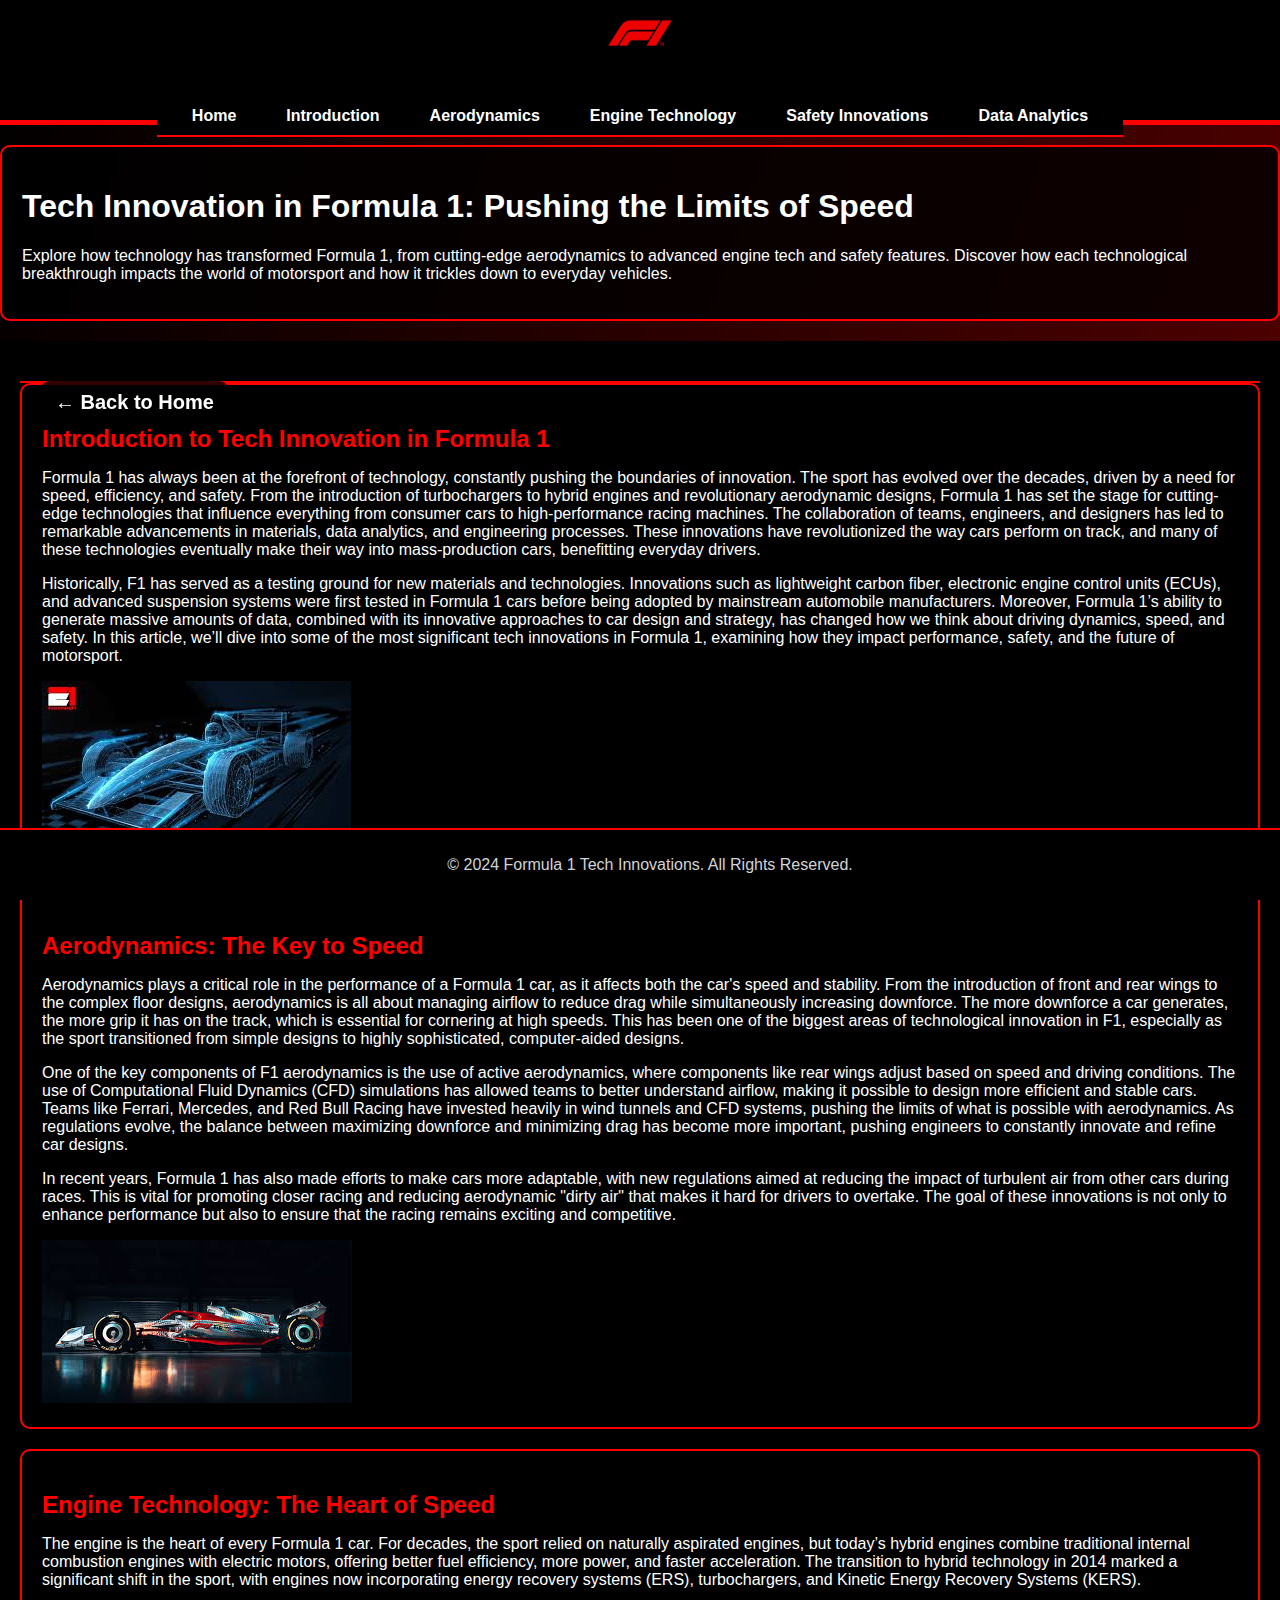
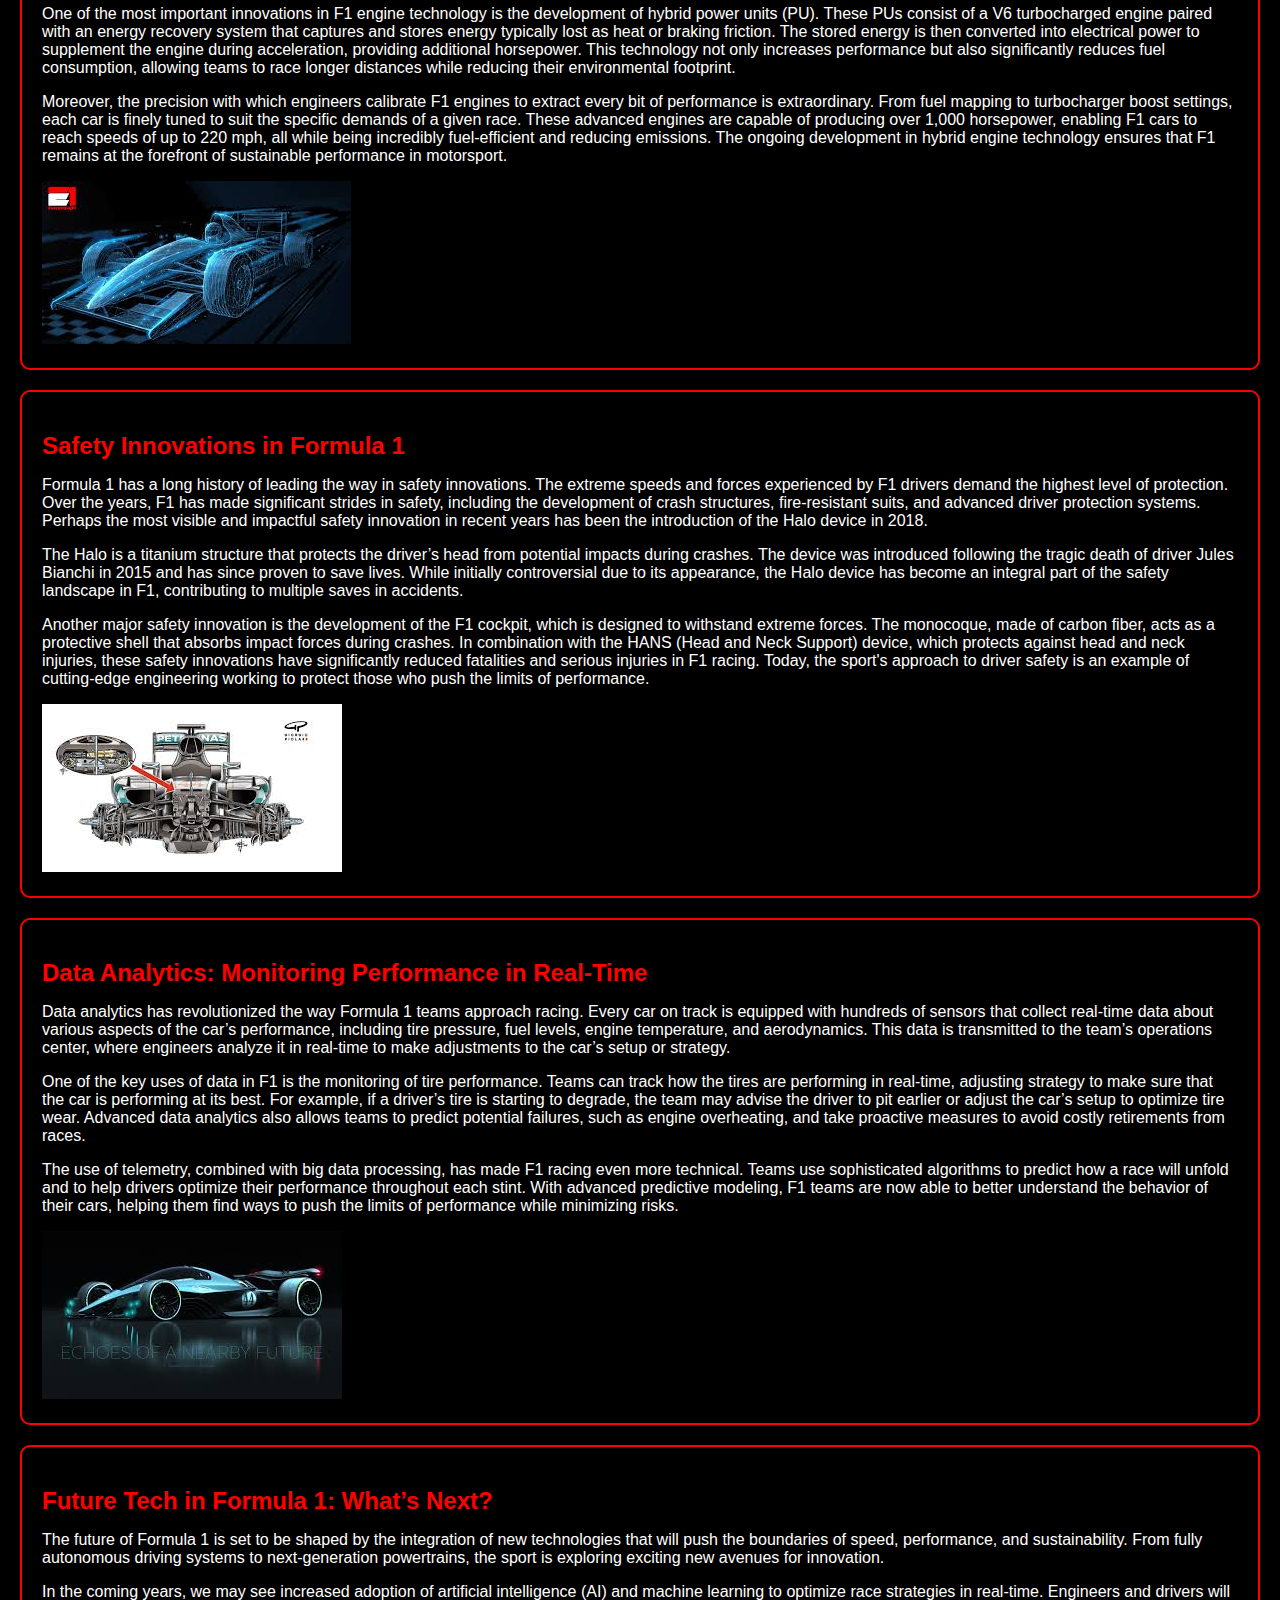
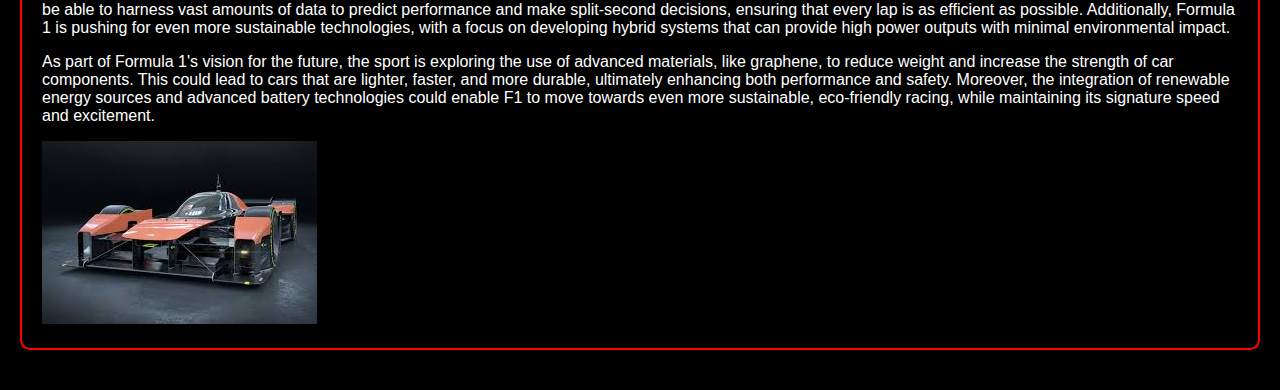
<file: webpages/tech.html>
<!-- MADE BY DIVY -->
<!DOCTYPE html>
<html lang="en">
<head>
    <meta charset="UTF-8">
    <meta name="viewport" content="width=device-width, initial-scale=1.0">
    <title>Tech Innovation in Formula 1</title>
    <link rel="stylesheet" href="/css/tech.css">
</head>
<body id="wrapper">
    <header>
        <div class="logo">
            <img src="/images/f1-logo-meaning-featured-image-1.webp" alt="Formula 1 Logo">
        </div>
        <nav>
            <ul>
                <li><a href="/index.html">Home</a></li>
                <li><a href="#introduction">Introduction</a></li>
                <li><a href="#aero-innovation">Aerodynamics</a></li>
                <li><a href="#engine-tech">Engine Technology</a></li>
                <li><a href="#safety-tech">Safety Innovations</a></li>
                <li><a href="#data-tech">Data Analytics</a></li>
            </ul>
        </nav>
    </header>

    <!-- Hero Section -->
    <section class="hero">
        <div class="hero-content">
            <h1>Tech Innovation in Formula 1: Pushing the Limits of Speed</h1>
            <p>Explore how technology has transformed Formula 1, from cutting-edge aerodynamics to advanced engine tech and safety features. Discover how each technological breakthrough impacts the world of motorsport and how it trickles down to everyday vehicles.</p>
        </div>
    </section>

    <!-- Main Content Section -->
    <main>
        <nav aria-label="Main Navigation">
            <a href="/index.html" class="back-arrow">
                &#8592; Back to Home
            </a>
        </nav>
        <!-- Introduction Section -->
        <section id="introduction" class="content-section">
            <h2>Introduction to Tech Innovation in Formula 1</h2>
            <div class="content">
                <p>Formula 1 has always been at the forefront of technology, constantly pushing the boundaries of innovation. The sport has evolved over the decades, driven by a need for speed, efficiency, and safety. From the introduction of turbochargers to hybrid engines and revolutionary aerodynamic designs, Formula 1 has set the stage for cutting-edge technologies that influence everything from consumer cars to high-performance racing machines. The collaboration of teams, engineers, and designers has led to remarkable advancements in materials, data analytics, and engineering processes. These innovations have revolutionized the way cars perform on track, and many of these technologies eventually make their way into mass-production cars, benefitting everyday drivers.</p>
                <p>Historically, F1 has served as a testing ground for new materials and technologies. Innovations such as lightweight carbon fiber, electronic engine control units (ECUs), and advanced suspension systems were first tested in Formula 1 cars before being adopted by mainstream automobile manufacturers. Moreover, Formula 1’s ability to generate massive amounts of data, combined with its innovative approaches to car design and strategy, has changed how we think about driving dynamics, speed, and safety. In this article, we’ll dive into some of the most significant tech innovations in Formula 1, examining how they impact performance, safety, and the future of motorsport.</p>
                <img src="/images/download (1).jpg" alt="Formula 1 Car Innovation" class="content-img">
            </div>
        </section>

        <!-- Aerodynamics Section -->
        <section id="aero-innovation" class="content-section">
            <h2>Aerodynamics: The Key to Speed</h2>
            <div class="content">
                <p>Aerodynamics plays a critical role in the performance of a Formula 1 car, as it affects both the car's speed and stability. From the introduction of front and rear wings to the complex floor designs, aerodynamics is all about managing airflow to reduce drag while simultaneously increasing downforce. The more downforce a car generates, the more grip it has on the track, which is essential for cornering at high speeds. This has been one of the biggest areas of technological innovation in F1, especially as the sport transitioned from simple designs to highly sophisticated, computer-aided designs.</p>
                <p>One of the key components of F1 aerodynamics is the use of active aerodynamics, where components like rear wings adjust based on speed and driving conditions. The use of Computational Fluid Dynamics (CFD) simulations has allowed teams to better understand airflow, making it possible to design more efficient and stable cars. Teams like Ferrari, Mercedes, and Red Bull Racing have invested heavily in wind tunnels and CFD systems, pushing the limits of what is possible with aerodynamics. As regulations evolve, the balance between maximizing downforce and minimizing drag has become more important, pushing engineers to constantly innovate and refine car designs.</p>
                <p>In recent years, Formula 1 has also made efforts to make cars more adaptable, with new regulations aimed at reducing the impact of turbulent air from other cars during races. This is vital for promoting closer racing and reducing aerodynamic "dirty air" that makes it hard for drivers to overtake. The goal of these innovations is not only to enhance performance but also to ensure that the racing remains exciting and competitive.</p>
                <img src="/images/download.jpg" alt="Formula 1 Aerodynamics" class="content-img">
            </div>
        </section>

        <!-- Engine Technology Section -->
        <section id="engine-tech" class="content-section">
            <h2>Engine Technology: The Heart of Speed</h2>
            <div class="content">
                <p>The engine is the heart of every Formula 1 car. For decades, the sport relied on naturally aspirated engines, but today’s hybrid engines combine traditional internal combustion engines with electric motors, offering better fuel efficiency, more power, and faster acceleration. The transition to hybrid technology in 2014 marked a significant shift in the sport, with engines now incorporating energy recovery systems (ERS), turbochargers, and Kinetic Energy Recovery Systems (KERS).</p>
                <p>One of the most important innovations in F1 engine technology is the development of hybrid power units (PU). These PUs consist of a V6 turbocharged engine paired with an energy recovery system that captures and stores energy typically lost as heat or braking friction. The stored energy is then converted into electrical power to supplement the engine during acceleration, providing additional horsepower. This technology not only increases performance but also significantly reduces fuel consumption, allowing teams to race longer distances while reducing their environmental footprint.</p>
                <p>Moreover, the precision with which engineers calibrate F1 engines to extract every bit of performance is extraordinary. From fuel mapping to turbocharger boost settings, each car is finely tuned to suit the specific demands of a given race. These advanced engines are capable of producing over 1,000 horsepower, enabling F1 cars to reach speeds of up to 220 mph, all while being incredibly fuel-efficient and reducing emissions. The ongoing development in hybrid engine technology ensures that F1 remains at the forefront of sustainable performance in motorsport.</p>
                <img src="/images/download.photo1.jpg" alt="Formula 1 Engine" class="content-img">
            </div>
        </section>

        <!-- Safety Technology Section -->
        <section id="safety-tech" class="content-section">
            <h2>Safety Innovations in Formula 1</h2>
            <div class="content">
                <p>Formula 1 has a long history of leading the way in safety innovations. The extreme speeds and forces experienced by F1 drivers demand the highest level of protection. Over the years, F1 has made significant strides in safety, including the development of crash structures, fire-resistant suits, and advanced driver protection systems. Perhaps the most visible and impactful safety innovation in recent years has been the introduction of the Halo device in 2018.</p>
                <p>The Halo is a titanium structure that protects the driver’s head from potential impacts during crashes. The device was introduced following the tragic death of driver Jules Bianchi in 2015 and has since proven to save lives. While initially controversial due to its appearance, the Halo device has become an integral part of the safety landscape in F1, contributing to multiple saves in accidents.</p>
                <p>Another major safety innovation is the development of the F1 cockpit, which is designed to withstand extreme forces. The monocoque, made of carbon fiber, acts as a protective shell that absorbs impact forces during crashes. In combination with the HANS (Head and Neck Support) device, which protects against head and neck injuries, these safety innovations have significantly reduced fatalities and serious injuries in F1 racing. Today, the sport's approach to driver safety is an example of cutting-edge engineering working to protect those who push the limits of performance.</p>
                <img src="/images/download.photo2.jpg" alt="Formula 1 Safety" class="content-img">
            </div>
        </section>

        <!-- Data Analytics Section -->
        <section id="data-tech" class="content-section">
            <h2>Data Analytics: Monitoring Performance in Real-Time</h2>
            <div class="content">
                <p>Data analytics has revolutionized the way Formula 1 teams approach racing. Every car on track is equipped with hundreds of sensors that collect real-time data about various aspects of the car’s performance, including tire pressure, fuel levels, engine temperature, and aerodynamics. This data is transmitted to the team’s operations center, where engineers analyze it in real-time to make adjustments to the car’s setup or strategy.</p>
                <p>One of the key uses of data in F1 is the monitoring of tire performance. Teams can track how the tires are performing in real-time, adjusting strategy to make sure that the car is performing at its best. For example, if a driver’s tire is starting to degrade, the team may advise the driver to pit earlier or adjust the car’s setup to optimize tire wear. Advanced data analytics also allows teams to predict potential failures, such as engine overheating, and take proactive measures to avoid costly retirements from races.</p>
                <p>The use of telemetry, combined with big data processing, has made F1 racing even more technical. Teams use sophisticated algorithms to predict how a race will unfold and to help drivers optimize their performance throughout each stint. With advanced predictive modeling, F1 teams are now able to better understand the behavior of their cars, helping them find ways to push the limits of performance while minimizing risks.</p>
                <img src="/images/download.photo3.jpg" alt="Formula 1 Data" class="content-img">
            </div>
        </section>
   <!-- Future Tech Section (New Section Added) -->
        <section id="future-tech" class="content-section">
       <h2>Future Tech in Formula 1: What’s Next?</h2>
       <div class="content">
        <p>The future of Formula 1 is set to be shaped by the integration of new technologies that will push the boundaries of speed, performance, and sustainability. From fully autonomous driving systems to next-generation powertrains, the sport is exploring exciting new avenues for innovation.</p>
        <p>In the coming years, we may see increased adoption of artificial intelligence (AI) and machine learning to optimize race strategies in real-time. Engineers and drivers will be able to harness vast amounts of data to predict performance and make split-second decisions, ensuring that every lap is as efficient as possible. Additionally, Formula 1 is pushing for even more sustainable technologies, with a focus on developing hybrid systems that can provide high power outputs with minimal environmental impact.</p>
        <p>As part of Formula 1's vision for the future, the sport is exploring the use of advanced materials, like graphene, to reduce weight and increase the strength of car components. This could lead to cars that are lighter, faster, and more durable, ultimately enhancing both performance and safety. Moreover, the integration of renewable energy sources and advanced battery technologies could enable F1 to move towards even more sustainable, eco-friendly racing, while maintaining its signature speed and excitement.</p>
         <img src="/images/images.jpg" alt="Future Technology in F1" class="content-img">
    </div>

        </section>
    </main>

    <!-- Footer Section -->
    <footer>
        <p>&copy; 2024 Formula 1 Tech Innovations. All Rights Reserved.</p>
    </footer>
</body>
</html>
</file>
<file: css/project.css>
#wrapper{
    background-color: brown;
   background-image: linear-gradient(to bottom right,brown ,rgb(137, 93, 93));
     
}
nav{
    background-color:black;
    text-align: right;
    padding-right: 6%;
    border-radius: 20px;
    overflow: auto;
    box-sizing: border-box;
    margin-bottom: 10px;
}
nav a{
    color: white;
    font-family: 'Lucida Sans', 'Lucida Sans Regular', 'Lucida Grande', 'Lucida Sans Unicode', Geneva, Verdana, sans-serif;
    font-weight: bold;
    text-decoration: none;
    
}

header{
    
    background-color: white;
    border-radius: 20px;
    margin-bottom: 50px;
    padding: 10px 0px;
    

}
.logo{
    
        float: left;
        padding-left: 20px;
        color: white;
}

h1{
    padding-left: 45%;
    font-family: Cambria, Cochin, Georgia, Times, 'Times New Roman', serif;
    font-style: italic;
    color: black;
    letter-spacing: 2px;
    font-weight: bold;
    
}


 h2{
    text-align: center;
    font-family: 'Lucida Sans', 'Lucida Sans Regular', 'Lucida Grande', 'Lucida Sans Unicode', Geneva, Verdana, sans-serif;
    font-style: italic;
    border-radius: 20px;
    background-color: aliceblue;
    padding-left: 5%;
    height:auto;
}
.content{
    
    border-radius: 10px;
    font-family: 'Times New Roman', Times, serif;
    padding: 0px 10px 0px 10px;
    margin-bottom: 30px;
    overflow: auto;
    padding-bottom: 10px;
}
.content img{
    float: left;
    padding-top: 10px;
    border-radius: 40px;

}
.content p{
    overflow: auto;
    padding-left: 50px;
}
.second{
    overflow: auto;
}
.team{
    float: left;
    width: 29%;
    margin-left: 2.4%;
    border-right: 5px black solid; 
    margin-bottom: 30px;
    padding-right: 10px;
    
}
.team p{
    padding: 3px 0px 10px 20px;
    padding-bottom: 10px;
}
.team img{
    margin: 10px 0px 0px 115px;
    border-radius: 20px;
}
 .ferrari{
    border-right: none;
 }
 .redbull{
    padding-bottom: 47px;
 }
.third{
    overflow: auto;
}
.news{
    float: left;
    width: 45%;
    margin-left: 3%;
    margin-bottom: 30px;
    margin-top: 20px;
}
.news p{
    padding-left: 40px;
    padding-right: 10px;
}
.news img{
    margin-left: 210px;
    border-radius: 20px;

}
.two{
   padding-bottom: 39px;
}

footer{
    
    text-align: center;
    border-radius: 20px;
    background-color:  rgba(178, 151, 151, 0.49); 
    padding: 10px 0px 0px 10px;
    overflow: auto;
}
footer a{
    color: black;
    text-decoration: none;
    font-family: 'Lucida Sans', 'Lucida Sans Regular', 'Lucida Grande', 'Lucida Sans Unicode', Geneva, Verdana, sans-serif;
    font-style: italic;
    display: block;
    text-align: left;
    padding-bottom: 3px;
    
}
p{
    font-family: Verdana, Geneva, Tahoma, sans-serif;
    font-style: italic;

}
main{
    margin-bottom: 20px;
    margin: 0px 5px 0px 5px;
}
.linksone{
    float: left;
    padding-right:43% ;
    padding-left: 10%;
}
</file>
<file: css/drivers.css>
/* Global Styles */
body {
    font-family: 'Lucida Sans', Arial, sans-serif;
    margin: 0;
    background-color: black;
    color: white;
    background-image: linear-gradient(to bottom right, black, darkred);
    min-height: 100vh;
}

section {
    margin-bottom: 40px;
}


.container {
    width: 95%;
    max-width: 1000px; 
    text-align: center;
    margin: auto;
}

/* Navigation Bar */
nav {
    background: black;
    border-bottom: 2px solid red;
    padding: 10px 0;
    position: sticky;
    top: 0;
    z-index: 1000;
}

nav ul {
    list-style: none;
    display: flex;
    justify-content: center;
    margin: 0;
    padding: 0;
}

nav li {
    margin: 0 15px;
}

nav a {
    text-decoration: none;
    color: white;
    font-size: 1.2rem;
    font-weight: bold;
    padding: 5px 10px;
    transition: all 0.3s ease;
}

nav a:hover,
nav a.active {
    background: red;
    color: black;
    border-radius: 5px;
}

/* Back Arrow */
.back-arrow {
    position: absolute;
    top: 15px;
    left: 15px;
    font-size: 20px;
    color: #fff;
    text-decoration: none;
    font-family: 'Arial', sans-serif;
    font-weight: bold;
    background: rgba(0, 0, 0, 0.8);
    padding: 10px 15px;
    border-radius: 10px;
    transition: all 0.3s ease-in-out;
}

.back-arrow:hover {
    background: #ff1a1a;
    transform: scale(1.1);
    color: black;
    box-shadow: 0px 4px 8px rgba(0, 0, 0, 0.3);
}

/* Header */
header {
    margin-bottom: 30px;
}

header .logo img {
    display: block;
    margin: 0 auto;
}

header h1 {
    font-size: 3rem; 
    font-style: italic;
    color: red;
    margin: 20px 0;
}

/* Slideshow */
.slideshow-container {
    position: relative;
    max-width: 100%;
    margin: 30px auto;
    overflow: hidden;
    border-radius: 15px;
    box-shadow: 0 6px 20px rgba(0, 0, 0, 0.9);
    background: rgba(255, 255, 255, 0.1);
}

.slide {
    display: none;
    text-align: center;
    padding: 40px;
}

.driver-card img {
    width: 200px; 
    height: 200px;
    border-radius: 50%;
    border: 4px solid red;
    margin-bottom: 20px;
    transition: transform 0.3s ease-in-out;
}

.driver-card img:hover {
    transform: scale(1.1);
}

.driver-card h2 {
    color: red;
    font-size: 2rem;
}

.driver-card p {
    font-size: 1.2rem;
}

/* Controls */
.prev, .next {
    cursor: pointer;
    position: absolute;
    top: 50%;
    transform: translateY(-50%);
    padding: 15px;
    font-size: 1.8rem;
    background: rgba(0, 0, 0, 0.7);
    color: white;
    border: none;
    border-radius: 50%;
    user-select: none;
    transition: background 0.3s ease;
}

.prev:hover, .next:hover {
    background: red;
}

.prev {
    left: 15px;
}

.next {
    right: 15px;
}

/* Footer */
footer {
    margin-top: 30px;
    font-size: 1rem;
    color: lightgray;
}

.footer-credit {
    margin-top: 10px;
    font-style: italic;
    font-size: 0.9rem;
    color: #fff;
}



.highlights {
    margin: 40px auto;
    padding: 20px;
    background: rgba(0, 0, 0, 0.8);
    border: 2px solid red;
    border-radius: 10px;
    text-align: left;
    color: white;
}

.highlights h2 {
    font-size: 2rem;
    color: red;
    text-align: center;
}

.highlights ul {
    margin-top: 15px;
    list-style-type: none;
    padding: 0;
}

.highlights li a {
    color: white;
    text-decoration: none;
    font-weight: bold;
}

.highlights li a:hover {
    color: red;
    text-decoration: underline;
}


.prev, .next {
    padding: 20px; 
}

.historic-moments ol {
    display: grid;
    grid-template-columns: 1fr 1fr; 
    gap: 20px;
}

.historic-moments {
    margin: 40px auto;
    padding: 20px;
    background: rgba(0, 0, 0, 0.8);
    border: 2px solid red;
    border-radius: 10px;
    text-align: left;
    color: white;
}

.historic-moments h2 {
    font-size: 2rem;
    color: red;
    text-align: center;
}

.historic-moments ul {
    margin-top: 15px;
    padding: 0;
    list-style-type: square;
}


.fan-zone {
    margin: 40px auto;
    padding: 20px;
    background: rgba(0, 0, 0, 0.9);
    border: 2px solid red;
    border-radius: 10px;
    color: white;
    text-align: left;
}

.fan-zone form {
    display: flex;
    flex-direction: column;
}

.fan-zone label {
    margin: 10px 0 5px;
}

.fan-zone input, .fan-zone textarea, .fan-zone button {
    font-size: 1rem;
    margin-bottom: 15px;
    padding: 10px;
    border: 1px solid red;
    border-radius: 5px;
}

.fan-zone button {
    background: red;
    color: black;
    font-weight: bold;
    transition: background 0.3s ease;
}

.fan-zone button:hover {
    background: white;
    color: red;
    cursor: pointer;
}


/* --- Desktop View (1920px and above) --- */
@media (min-width: 1920px) {
    body {
        font-size: 18px;
    }

    .slideshow-container {
        max-width: 1200px; /* Increase size for larger screens */
        margin: 30px auto;
    }

    .driver-box {
        width: 900px;
        padding: 20px; /* Add more padding */
    }

    nav {
        padding: 20px;
    }

    nav ul li {
        font-size: 18px;
    }
}

/* --- Mobile View (768px and below) --- */
@media (max-width: 768px) {
    body {
        font-size: 14px;
    }

    nav ul {
        flex-direction: column; /* Stack links vertically */
        align-items: center;
    }

    .slideshow-container {
        max-width: 95%; /* Make it flexible for smaller screens */
        margin: 20px auto;
    }

    .driver-box {
        width: 95%;
        padding: 15px; /* Adjust padding for smaller screens */
    }

    .nav-links {
        font-size: 14px;
        margin: 5px;
    }
}
</file>
<file: css/signin.css>
/* Global Styles */
body {
    font-family: 'Lucida Sans', Arial, sans-serif;
    margin: 0;
    background-color: black;
    color: white;
    background-image: linear-gradient(to bottom right, black, darkred);
    display: flex;
    justify-content: center;
    align-items: center;
    min-height: 100vh;
}

.container {
    width: 90%;
    max-width: 600px;
    text-align: center;
}

header {
    margin-bottom: 20px;
}

header .logo img {
    display: block;
    margin: 0 auto;
}

header h1 {
    font-size: 2.5rem;
    font-style: italic;
    color: red;
    margin: 10px 0;
}

/* Form Styles */
form {
    background: rgba(255, 255, 255, 0.1);
    border-radius: 10px;
    padding: 20px;
    box-shadow: 0 4px 15px rgba(0, 0, 0, 0.8);
}

form h2 {
    color: red;
    font-size: 1.8rem;
}

form p {
    font-size: 1rem;
    margin-bottom: 20px;
}

label {
    display: block;
    font-weight: bold;
    margin-top: 10px;
}

input {
    width: 90%;
    padding: 10px;
    margin-top: 5px;
    border: none;
    border-radius: 5px;
}

button {
    width: 95%;
    padding: 10px;
    margin-top: 15px;
    background-color: red;
    color: white;
    border: none;
    border-radius: 5px;
    font-size: 1rem;
    cursor: pointer;
    transition: all 0.3s ease;
}

button:hover {
    background-color: darkred;
    transform: scale(1.05);
}

.signup-link a {
    color: red;
    text-decoration: none;
}

.signup-link a:hover {
    text-decoration: underline;
}

/* Footer */
footer {
    margin-top: 20px;
    font-size: 0.8rem;
    color: lightgray;
}

.footer-credit {
    text-align: center;
    margin-top: 20px;
    font-family: 'Arial', sans-serif;
    font-size: 14px;
    font-style: italic;
    color: #fff;
    letter-spacing: 1px;
    background-color: rgba(0, 0, 0, 0.6); 
    padding: 5px 0;
    border-radius: 10px;
    width: 100%;
}

.footer-credit p {
    margin: 0;
}


.back-arrow {
    position: absolute;
    top: 20px;
    left: 20px;
    font-size: 20px;
    color: #fff;
    text-decoration: none;
    font-family: 'Arial', sans-serif;
    font-weight: bold;
    background: rgba(0, 0, 0, 0.8); 
    padding: 10px 15px;
    border-radius: 10px;
    transition: all 0.3s ease-in-out;
}

.back-arrow:hover {
    background: #ff1a1a; 
    transform: scale(1.1);
    color: #000;
    box-shadow: 0px 4px 8px rgba(0, 0, 0, 0.3);
}

.fan-spotlight, .upcoming-races, .newsletter-signup {
    background: rgba(255, 255, 255, 0.1);
    border-radius: 10px;
    padding: 20px;
    margin: 20px 0;
    box-shadow: 0 4px 15px rgba(0, 0, 0, 0.8);
    color: white;
    text-align: center;
}

.fan-spotlight h2, .upcoming-races h2, .newsletter-signup h2 {
    color: red;
    font-size: 1.8rem;
    margin-bottom: 10px;
}

.fan-spotlight, 
.upcoming-races, 
.newsletter-signup {
    background: rgba(255, 255, 255, 0.1);
    border-radius: 10px;
    padding: 50pxpx;
    margin: 50px 0; 
    box-shadow: 0 4px 15px rgba(0, 0, 0, 0.8);
    color: white;
    text-align: center;
}

.upcoming-races ul {
    list-style: none;
    padding: 0;
    color: white;
}

.upcoming-races li {
    margin: 5px 0;
}

.newsletter-signup input {
    width: 80%;
    padding: 10px;
    margin: 10px 0;
    border-radius: 5px;
    border: none;
}

.newsletter-signup button {
    padding: 10px 20px;
    background-color: red;
    border: none;
    border-radius: 5px;
    color: white;
    font-size: 1rem;
    cursor: pointer;
    transition: 0.3s;
}

.newsletter-signup button:hover {
    background-color: darkred;
}


/* --- Desktop View (1920px) --- */
@media (min-width: 1920px) {
    body {
        font-size: 18px;  /* Larger font size for readability */
    }

    .form-container {
        max-width: 600px;  /* Center the form container */
    }

    .form-container input[type="text"],
    .form-container input[type="password"],
    .form-container input[type="submit"] {
        padding: 15px;
        font-size: 18px;
    }

    .form-container input[type="submit"]:hover {
        background-color: #e60000;  /* Darker red for the submit button */
    }

    .back-arrow {
        font-size: 22px;  /* Larger arrow text on desktop */
        padding: 15px 20px;
    }
}

/* --- Mobile View (768px) --- */
@media (max-width: 768px) {
    body {
        font-size: 16px;  /* Adjust font size for smaller screens */
    }

    .form-container {
        width: 90%;  /* Form will take up 90% of the screen width on mobile */
        padding: 20px;
    }

    .form-container input[type="text"],
    .form-container input[type="password"],
    .form-container input[type="submit"] {
        padding: 12px;  /* Adjust padding to suit smaller screen */
        font-size: 16px;
    }

    .form-container input[type="submit"]:hover {
        background-color: #ff1a1a;  /* Lighter red hover effect */
    }

    .back-arrow {
        font-size: 18px;  /* Smaller font size for mobile */
        padding: 10px 15px;
    }
}
</file>
<file: css/tech.css>
/* Global Styles */
body {
    font-family: Arial, sans-serif;
    margin: 0;
    background-color: black;
    color: white;
    display: flex;
    flex-direction: column;
    min-height: 100vh;
    background-image: linear-gradient(to bottom right, black, darkred);
}

/* Header */
header {
    background-color: black;
    color: white;
    width: 100%;
    height: 120px;
    display: flex;
    flex-direction: column;
    align-items: center;
    justify-content: center;
    position: relative;
    text-align: center;
    margin-bottom: 20px;
    border-bottom: 5px solid red;
}

header h1 {
    font-size: 2rem;
    color: red;
    font-style: italic;
    margin-top: 10px;
}

header .logo img {
    width: 100px;
    height: 100px;
    border-radius: 50%;
    margin-bottom: 10px;
    transition: transform 0.3s ease;
}

/* Logo Hover Effect */
header .logo img:hover {
    transform: scale(1.1); /* Slight zoom on hover */
}

/* Main Content */
main {
    padding: 20px;
    flex-grow: 1;
    background-color: black;
    color: white;
    overflow-y: auto;
}

/* Box Style for Content Sections */
section {
    border: 2px solid red; /* Red border around each section */
    padding: 20px;
    margin-bottom: 20px;
    border-radius: 10px;
    background-color: rgba(0, 0, 0, 0.8); /* Slight transparency */
}

section h2 {
    color: red;
    font-size: 1.5rem;
    margin-bottom: 10px;
}

/* Navigation */
nav {
    background-color: black;
    padding: 10px;
    position: sticky;
    top: 0;
    z-index: 10;
    text-align: center;
    border-bottom: 2px solid red;
}

nav ul {
    list-style: none;
    margin: 0;
    padding: 0;
    display: flex;
    justify-content: center;
}

nav li {
    margin: 0 15px;
}

nav a {
    color: white;
    text-decoration: none;
    font-weight: bold;
    padding: 10px;
    transition: background 0.3s ease;
}

nav a:hover {
    background-color: red;
    color: black;
    border-radius: 5px;
}

/* Back Arrow */
.back-arrow {
    position: absolute;
    top: 20px;
    left: 20px;
    font-size: 20px;
    color: #fff;
    text-decoration: none;
    font-family: 'Arial', sans-serif;
    font-weight: bold;
    background: rgba(0, 0, 0, 0.8); 
    padding: 10px 15px;
    border-radius: 10px;
    transition: all 0.3s ease-in-out;
}

.back-arrow:hover {
    background: #ff1a1a; 
    transform: scale(1.1);
    color: #000;
    box-shadow: 0px 4px 8px rgba(0, 0, 0, 0.3);
}

footer {
    font-size: 1rem;
    color: lightgray;
    text-align: center;
    background-color: black;
    padding: 10px;
    width: 100%;
    position: fixed;
    bottom: 0;
    border-top: 2px solid red;
}

/* Image Hover Effect */
img:hover {
    transform: scale(1.05); /* Slight zoom effect on all images */
    filter: brightness(1.2); /* Slightly brighten the image on hover */
    transition: all 0.3s ease;
}

/* Responsive Design */
@media (max-width: 768px) {
    header {
        height: auto;
        padding: 20px 0;
    }

    header h1 {
        font-size: 1.5rem;
    }

    header .logo img {
        width: 80px;
        height: 80px;
    }

    nav ul {
        flex-direction: column; /* Stack the navigation items vertically */
        align-items: center;
    }

    .back-arrow {
        font-size: 18px;
    }

    section {
        padding: 15px;
    }
}
</file>
<file: css/teams.css>
/* General Reset */
* {
    margin: 0;
    padding: 0;
    box-sizing: border-box;

}

body {
    font-family: Arial, sans-serif;
    background: rgb(221, 215, 215);
    color: #333;
    background-image: linear-gradient(to bottom right,brown ,rgb(137, 93, 93));
}
header{
    margin-top: 10px;
    border-top :10px solid black;
    border-right :10px solid black;
    margin:20px;
    border-top-right-radius: 20px;
    padding-bottom: 20px;
    padding-left: 10px;
}

h1{
    font-style: italic;
    font-size: 3em;
    color: rgb(11, 1, 1);
}
nav {
    display: flex;
    justify-content: space-between;
    align-items: center;
    padding: 10px 20px;
    background-color: black; 
}

nav .logo img {
    display: block;
    height: auto;
}

nav .links {
    display: flex;
    gap: 60px; 
}

nav .links a {
    text-decoration: none;
    color: white;
    font-size: 20px;
    padding: 10px 20px;
    border-radius: 20px;
    
}

nav .links a:hover {
     background-color: brown;
     
}
#teams {
    padding: 20px;
    text-align: center;
}

#teams h1 {
    margin-bottom: 20px;
}

.teams-container {
    display: grid;
    grid-template-columns: repeat(2, 1fr); 
    gap: 20px;
}
.team-image{
    float: left;
    border-radius: 20px;
    margin-right: 20px;
}
.team-card {
    position: relative; 
    background: white;
    border: 1px solid #ddd;
    border-radius: 10px;
    padding: 20px;
    box-shadow: 0 4px 8px rgba(0, 0, 0, 0.1);
    margin-bottom: 30px;
    text-align: center; 
    

}
h2{
    color: white;

    margin-bottom: 20px;
}

.drivers{
    margin-top: 7%;
}

.team-card h2 {
    font-size: 22px;
    color: black;
    margin-bottom: 10px;
}

.team-card p {
    margin: 5px 0;
    overflow: auto;
}
.standings-section {
    padding: 20px;
    text-align: center;
}

.standings-table {
    width: 100%;
    max-width: 700px;
    margin: 0 auto;
    border-collapse: collapse;
    box-shadow: 0 4px 8px rgba(0, 0, 0, 0.1);
}

.standings-table th, .standings-table td {
    padding: 10px;
    text-align: left;
    border-bottom: 2px solid white;
}

.standings-table tr:nth-child(even) {
    background-color: white;
    font-size: 1.1em;
    color: black;
}
.standings-table tbody tr:nth-child(odd){
    background-color: rgb(168, 161, 160);
    font-size: 1.1em;
    color: black;
}
thead{
    background-color: black;
    color:white
}

footer {
    background-color: #000;
    color: #fff;
    padding: 20px;
    text-align: center;
}

.footer-container {
    display: flex;
    justify-content: space-around;
    margin-bottom: 20px;
    flex-wrap: wrap;
}

.footer-section {
    max-width: 300px;
    margin: 10px;
}

.footer-section h3 {
    font-size: 18px;
    margin-bottom: 10px;
}

.footer-section p {
    font-size: 14px;
    line-height: 1.6;
}

@media (max-width: 820px) {
    nav .links {
        gap: 20px; 
        flex-wrap: wrap; 
    }

    nav .links a {
        font-size: 16px; 
        padding: 8px 15px; 
    }

    header h1 {
        font-size: 2em; 
    }

    .teams-container {
        grid-template-columns: 1fr; 
        gap: 15px; 
    }

    .team-card {
        padding: 15px; 
    }

    .standings-table th, .standings-table td {
        font-size: 0.9em; 
    }

    footer {
        font-size: 14px;
    }

    .footer-container {
        flex-direction: column; 
        align-items: center;
    }
}

@media (max-width: 480px) {
    nav .links {
        flex-direction: column; 
        align-items: center;
    }

    nav .links a {
        font-size: 14px; 
        padding: 5px 10px; 
    }

    header h1 {
        font-size: 1.8em; 
    }

    .team-card {
        padding: 10px; 
        text-align: left; 
    }

    .team-card img {
        float: none; 
        display: block;
        margin: 0 auto 10px;
    }

    .standings-table th, .standings-table td {
        font-size: 0.8em; 
    }

    .footer-container {
        font-size: 12px; 
    }

    footer {
        padding: 15px; 
    }
}
</file>
